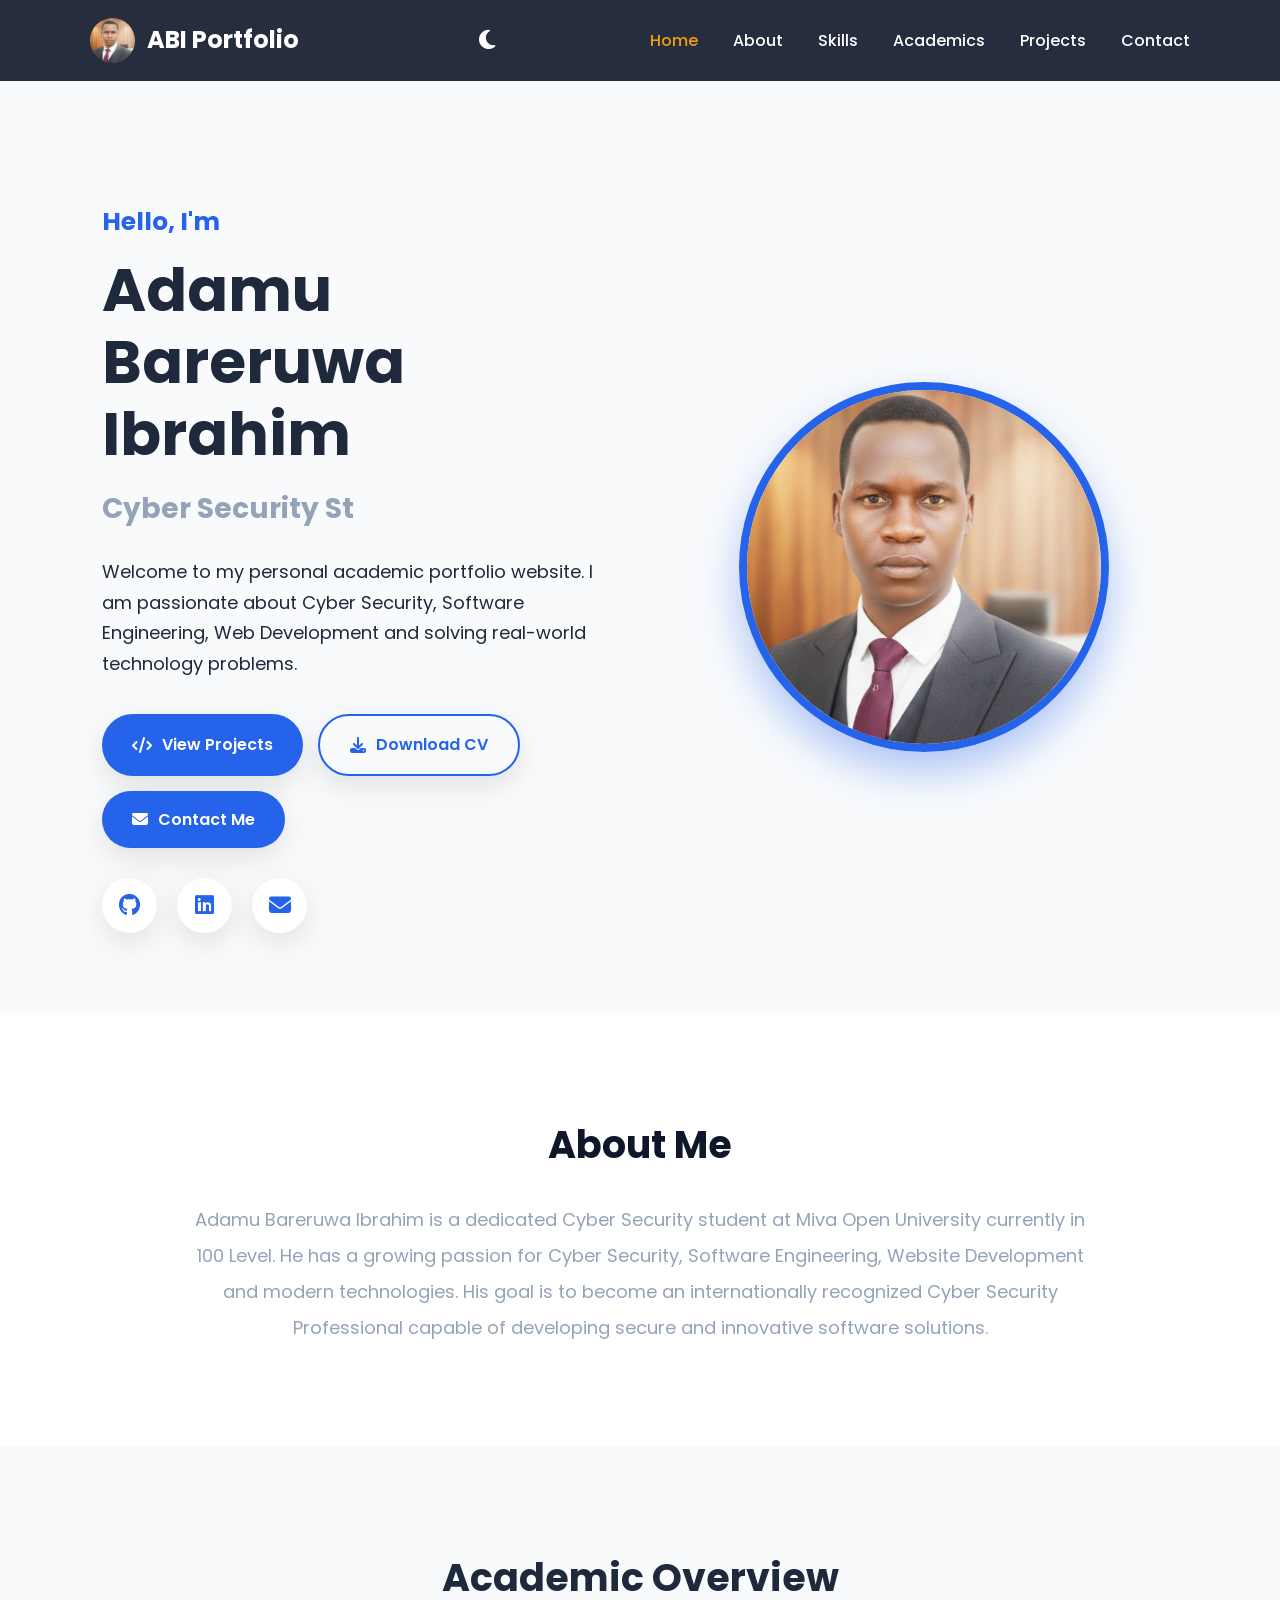
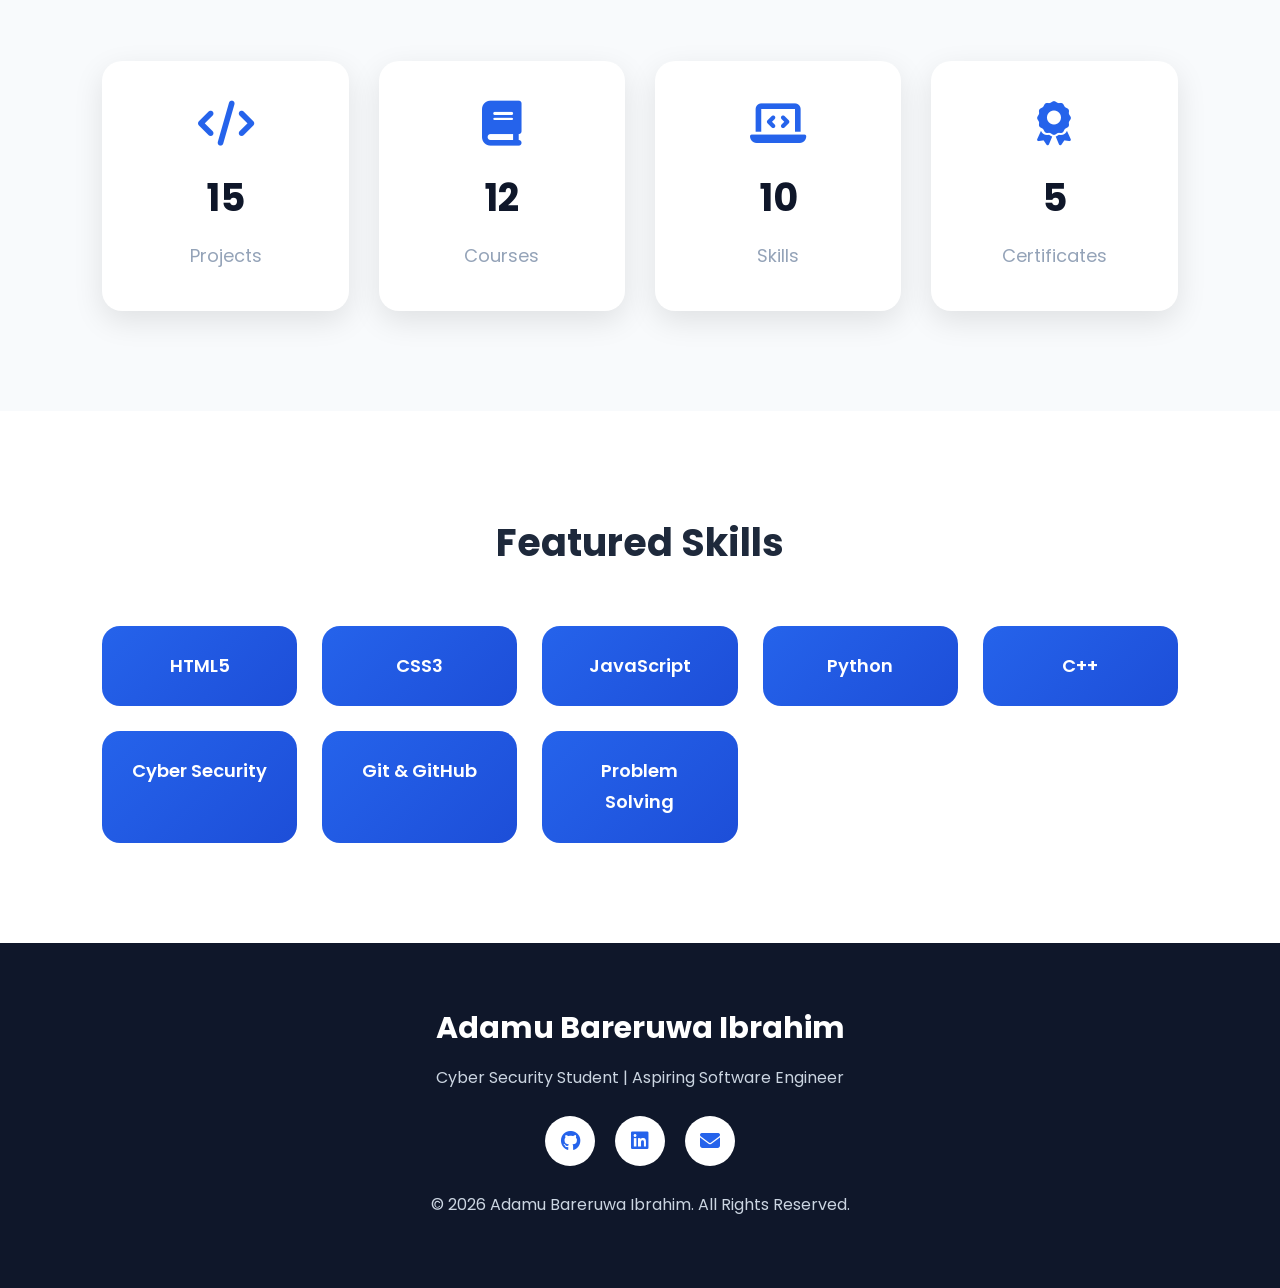
<file: index.html>
<!DOCTYPE html>
<html lang="en">

<head>
    <meta charset="UTF-8">
    <meta name="viewport" content="width=device-width, initial-scale=1.0">
<meta name="description" content="Academic portfolio of Adamu Bareruwa Ibrahim, a Cyber Security student at Miva Open University.">

<meta name="keywords" content="Cyber Security, Portfolio, Student, Miva Open University, Web Developer, Software Engineering">

<meta name="author" content="Adamu Bareruwa Ibrahim">

<link rel="icon" href="images/logo.png">
    <title>Adamu Bareruwa Ibrahim | Student Portfolio</title>

    <!-- CSS -->
    <link rel="stylesheet" href="css/style.css">

    <!-- Google Font -->
    <link href="https://fonts.googleapis.com/css2?family=Poppins:wght@300;400;500;600;700&display=swap"
        rel="stylesheet">

    <!-- Font Awesome -->
    <link rel="stylesheet"
        href="https://cdnjs.cloudflare.com/ajax/libs/font-awesome/6.7.2/css/all.min.css">
</head>

<body>
     <!-- Scroll Progress Bar -->
<div class="scroll-progress" id="progressBar"></div>

<!-- Back to Top Button -->
<button id="topBtn" title="Back to Top">
    <i class="fas fa-arrow-up"></i>
</button>

    <!--==================== HEADER ====================-->

    <header>

        <nav class="navbar">

           <div class="logo">

    <img src="images/logo.png" alt="Logo">

    <span>ABI Portfolio</span>

</div>

<div class="theme-toggle">

    <i class="fas fa-moon"></i>

</div>

            <ul class="nav-links">

                <li><a href="index.html" class="active">Home</a></li>

                <li><a href="about.html">About</a></li>

                <li><a href="skills.html">Skills</a></li>

                <li><a href="academics.html">Academics</a></li>

                <li><a href="projects.html">Projects</a></li>

                <li><a href="contact.html">Contact</a></li>

            </ul>

            <div class="menu-btn">
                <i class="fas fa-bars"></i>
            </div>

        </nav>

    </header>

    <!--==================== HERO ====================-->

    <section class="hero">

        <div class="hero-text">

            <h3>Hello, I'm</h3>

            <h1>Adamu Bareruwa Ibrahim</h1>

            <h2><span class="typing"></span></h2>

            <p>
                Welcome to my personal academic portfolio website.
                I am passionate about Cyber Security, Software Engineering,
                Web Development and solving real-world technology problems.
            </p>

            <div class="hero-buttons">

                <a href="projects.html" class="btn">
                <i class="fas fa-code"></i>
                View Projects
                </a>
                
                <a href="resume.pdf" class="btn btn-outline" download>
                <i class="fas fa-download"></i>
                Download CV
                </a>
                
                <a href="contact.html" class="btn">
                <i class="fas fa-envelope"></i>
                Contact Me
                </a>
                
             </div>
             <div class="social-icons">

                <a href="https://github.com/bareruwa" target="_blank">
                <i class="fab fa-github"></i>
                </a>
                
                <a href="https://linkedin.com/in/bareruwa" target="_blank">
                <i class="fab fa-linkedin"></i>
                </a>
                
                <a href="mailto:a.ibrahim7052@miva.edu.ng">
                <i class="fas fa-envelope"></i>
                </a>

             </div>

        </div>

        <div class="hero-image">

            <img src="images/profile.jpg" alt="Profile Photo">

        </div>

    </section>
    <!--==================== ABOUT ====================-->

<section class="about-preview">

    <div class="container">

        <h2>About Me</h2>

        <p>

            Adamu Bareruwa Ibrahim is a dedicated Cyber Security student at
            Miva Open University currently in 100 Level.

            He has a growing passion for Cyber Security, Software Engineering,
            Website Development and modern technologies.

            His goal is to become an internationally recognized Cyber Security
            Professional capable of developing secure and innovative software
            solutions.

        </p>

    </div>

</section>
<!--==================== STATISTICS ====================-->

<section class="stats">

    <h2>Academic Overview</h2>

    <div class="stat-container">

        <div class="card">

            <i class="fa-solid fa-code"></i>

            <h3 class="counter" data-target="15">0</h3>

            <p>Projects</p>

        </div>

        <div class="card">

            <i class="fa-solid fa-book"></i>

            <h3 class="counter" data-target="12">0</h3>

            <p>Courses</p>

        </div>

        <div class="card">

            <i class="fa-solid fa-laptop-code"></i>

            <h3 class="counter" data-target="10">0</h3>

            <p>Skills</p>

        </div>

        <div class="card">

            <i class="fa-solid fa-award"></i>

            <h3 class="counter" data-target="5">0</h3>

            <p>Certificates</p>

        </div>

    </div>

</section>

<!--==================== SKILLS ====================-->

<section class="skills-home">

    <h2>Featured Skills</h2>

    <div class="skills-grid">

        <div>HTML5</div>

        <div>CSS3</div>

        <div>JavaScript</div>

        <div>Python</div>

        <div>C++</div>

        <div>Cyber Security</div>

        <div>Git & GitHub</div>

        <div>Problem Solving</div>

    </div>

</section>

<!--==================== FOOTER ====================-->

<footer>

    <h2>Adamu Bareruwa Ibrahim</h2>

    <p>Cyber Security Student | Aspiring Software Engineer</p>

    <div class="social-links">

        <a href="#"><i class="fab fa-github"></i></a>

        <a href="#"><i class="fab fa-linkedin"></i></a>

        <a href="#"><i class="fas fa-envelope"></i></a>

    </div>

    <p>

        © 2026 Adamu Bareruwa Ibrahim.

        All Rights Reserved.

    </p>

</footer>

<script src="js/script.js"></script>

</body>

</html>
</file>
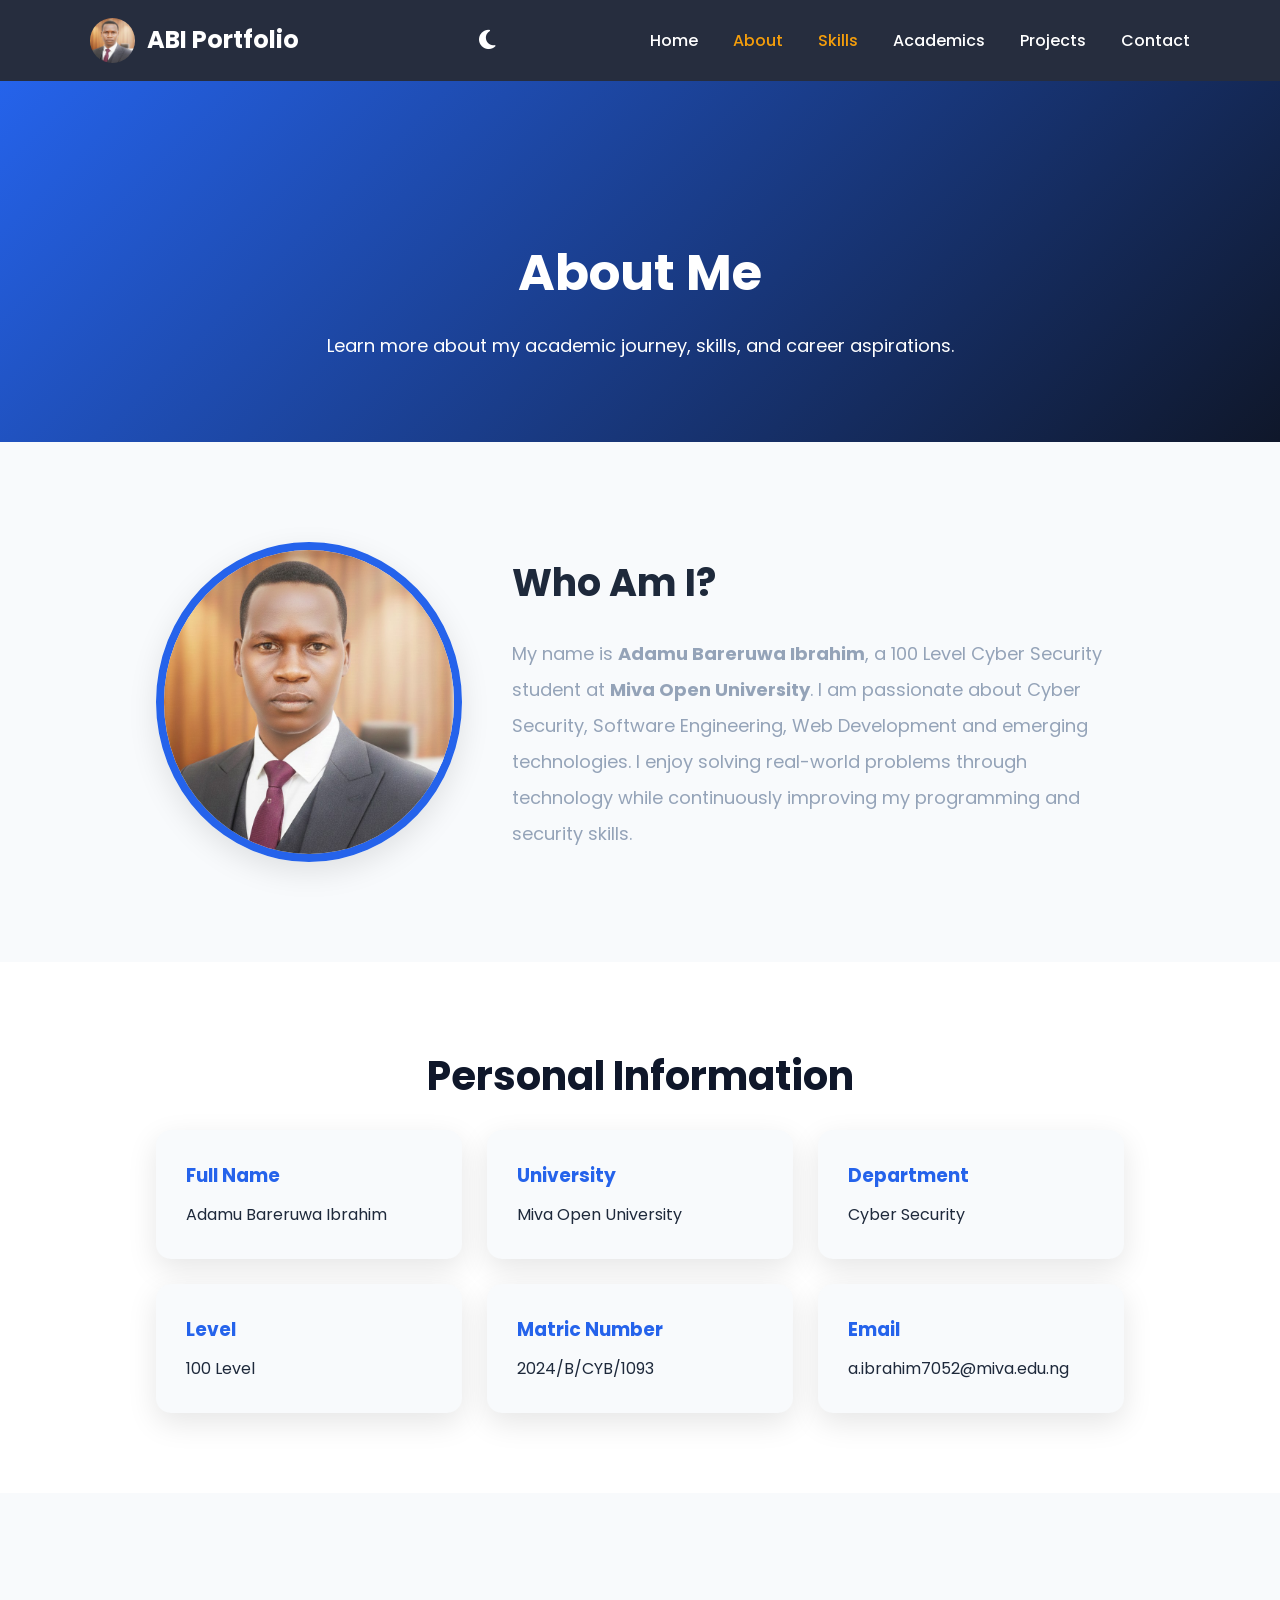
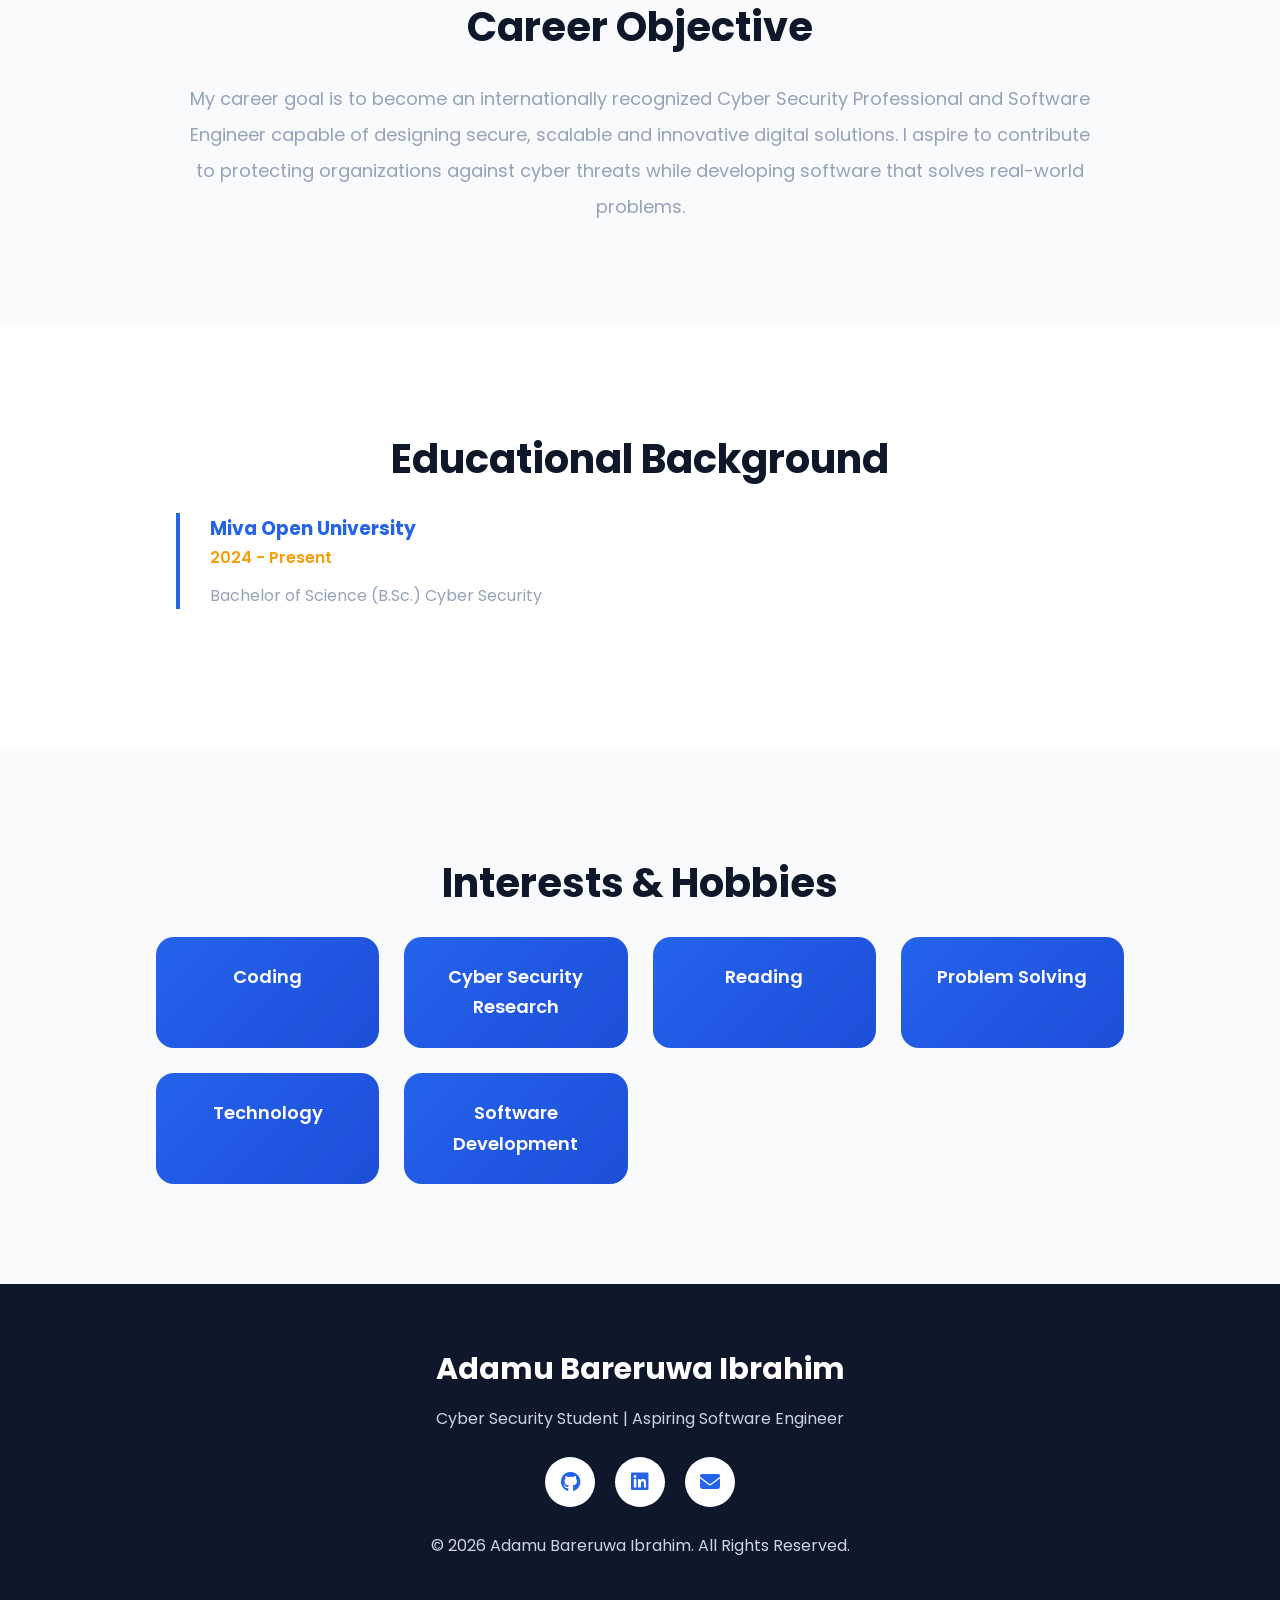
<file: about.html>
<!DOCTYPE html>
<html lang="en">
<head>
     <meta charset="UTF-8">
    <meta name="viewport" content="width=device-width, initial-scale=1.0">
<meta name="description" content="Academic portfolio of Adamu Bareruwa Ibrahim, a Cyber Security student at Miva Open University.">

<meta name="keywords" content="Cyber Security, Portfolio, Student, Miva Open University, Web Developer, Software Engineering">

<meta name="author" content="Adamu Bareruwa Ibrahim">

<link rel="icon" href="images/logo.png">
    <title>Adamu Bareruwa Ibrahim | Student Portfolio</title>

    <!-- CSS -->
    <link rel="stylesheet" href="css/style.css">

    <!-- Google Font -->
    <link href="https://fonts.googleapis.com/css2?family=Poppins:wght@300;400;500;600;700&display=swap"
        rel="stylesheet">

    <!-- Font Awesome -->
    <link rel="stylesheet"
        href="https://cdnjs.cloudflare.com/ajax/libs/font-awesome/6.7.2/css/all.min.css">
</head>
<body>
    <header>
    <nav class="navbar">

        <div class="logo">
            <img src="images/logo.png" alt="Logo">
            <span>ABI Portfolio</span>
        </div>

        <div class="theme-toggle">
            <i class="fas fa-moon"></i>
        </div>

        <ul class="nav-links">
            <li><a href="index.html">Home</a></li>
            <li><a href="about.html">About</a></li>
            <li><a href="skills.html" class="active">Skills</a></li>
            <li><a href="academics.html">Academics</a></li>
            <li><a href="projects.html">Projects</a></li>
            <li><a href="contact.html">Contact</a></li>
        </ul>

        <div class="menu-btn">
            <i class="fas fa-bars"></i>
        </div>

    </nav>
</header>
    <!-- ================= ABOUT HERO ================= -->

<section class="page-banner">

    <div class="container">

        <h1>About Me</h1>

        <p>Learn more about my academic journey, skills, and career aspirations.</p>

    </div>

</section>
<!-- ================= ABOUT SECTION ================= -->

<section class="about-page">

    <div class="container about-grid">

        <div class="about-image">

            <img src="images/profile.jpg" alt="Adamu Bareruwa Ibrahim">

        </div>

        <div class="about-content">

            <h2>Who Am I?</h2>

            <p>

                My name is <strong>Adamu Bareruwa Ibrahim</strong>, a 100 Level
                Cyber Security student at <strong>Miva Open University</strong>.

                I am passionate about Cyber Security, Software Engineering,
                Web Development and emerging technologies.

                I enjoy solving real-world problems through technology while
                continuously improving my programming and security skills.

            </p>

        </div>

    </div>

</section>
<section class="personal-info">

<div class="container">

<h2 class="section-title">

Personal Information

</h2>

<div class="info-grid">

<div class="info-card">

<h3>Full Name</h3>

<p>Adamu Bareruwa Ibrahim</p>

</div>

<div class="info-card">

<h3>University</h3>

<p>Miva Open University</p>

</div>

<div class="info-card">

<h3>Department</h3>

<p>Cyber Security</p>

</div>

<div class="info-card">

<h3>Level</h3>

<p>100 Level</p>

</div>

<div class="info-card">

<h3>Matric Number</h3>

<p>2024/B/CYB/1093</p>

</div>

<div class="info-card">

<h3>Email</h3>

<p>a.ibrahim7052@miva.edu.ng</p>

</div>

</div>

</div>

</section>
<section class="career-objective">

<div class="container">

<h2 class="section-title">

Career Objective

</h2>

<p>

My career goal is to become an internationally recognized Cyber Security
Professional and Software Engineer capable of designing secure,
scalable and innovative digital solutions.

I aspire to contribute to protecting organizations against cyber threats
while developing software that solves real-world problems.

</p>

</div>

</section>
<section class="education">

<div class="container">

<h2 class="section-title">

Educational Background

</h2>

<div class="timeline">

<div class="timeline-item">

<h3>Miva Open University</h3>

<span>2024 - Present</span>

<p>

Bachelor of Science (B.Sc.) Cyber Security

</p>

</div>

</div>

</div>

</section>
<section class="hobbies">

<div class="container">

<h2 class="section-title">

Interests & Hobbies

</h2>

<div class="skills-grid">

<div>Coding</div>

<div>Cyber Security Research</div>

<div>Reading</div>

<div>Problem Solving</div>

<div>Technology</div>

<div>Software Development</div>

</div>

</div>

</section>
<footer>

    <h2>Adamu Bareruwa Ibrahim</h2>

    <p>Cyber Security Student | Aspiring Software Engineer</p>

    <div class="social-links">

        <a href="#"><i class="fab fa-github"></i></a>

        <a href="#"><i class="fab fa-linkedin"></i></a>

        <a href="#"><i class="fas fa-envelope"></i></a>

    </div>

    <p>

        © 2026 Adamu Bareruwa Ibrahim.

        All Rights Reserved.

    </p>

</footer>
<script src="js/script.js"></script>
</body>
</html>
</file>
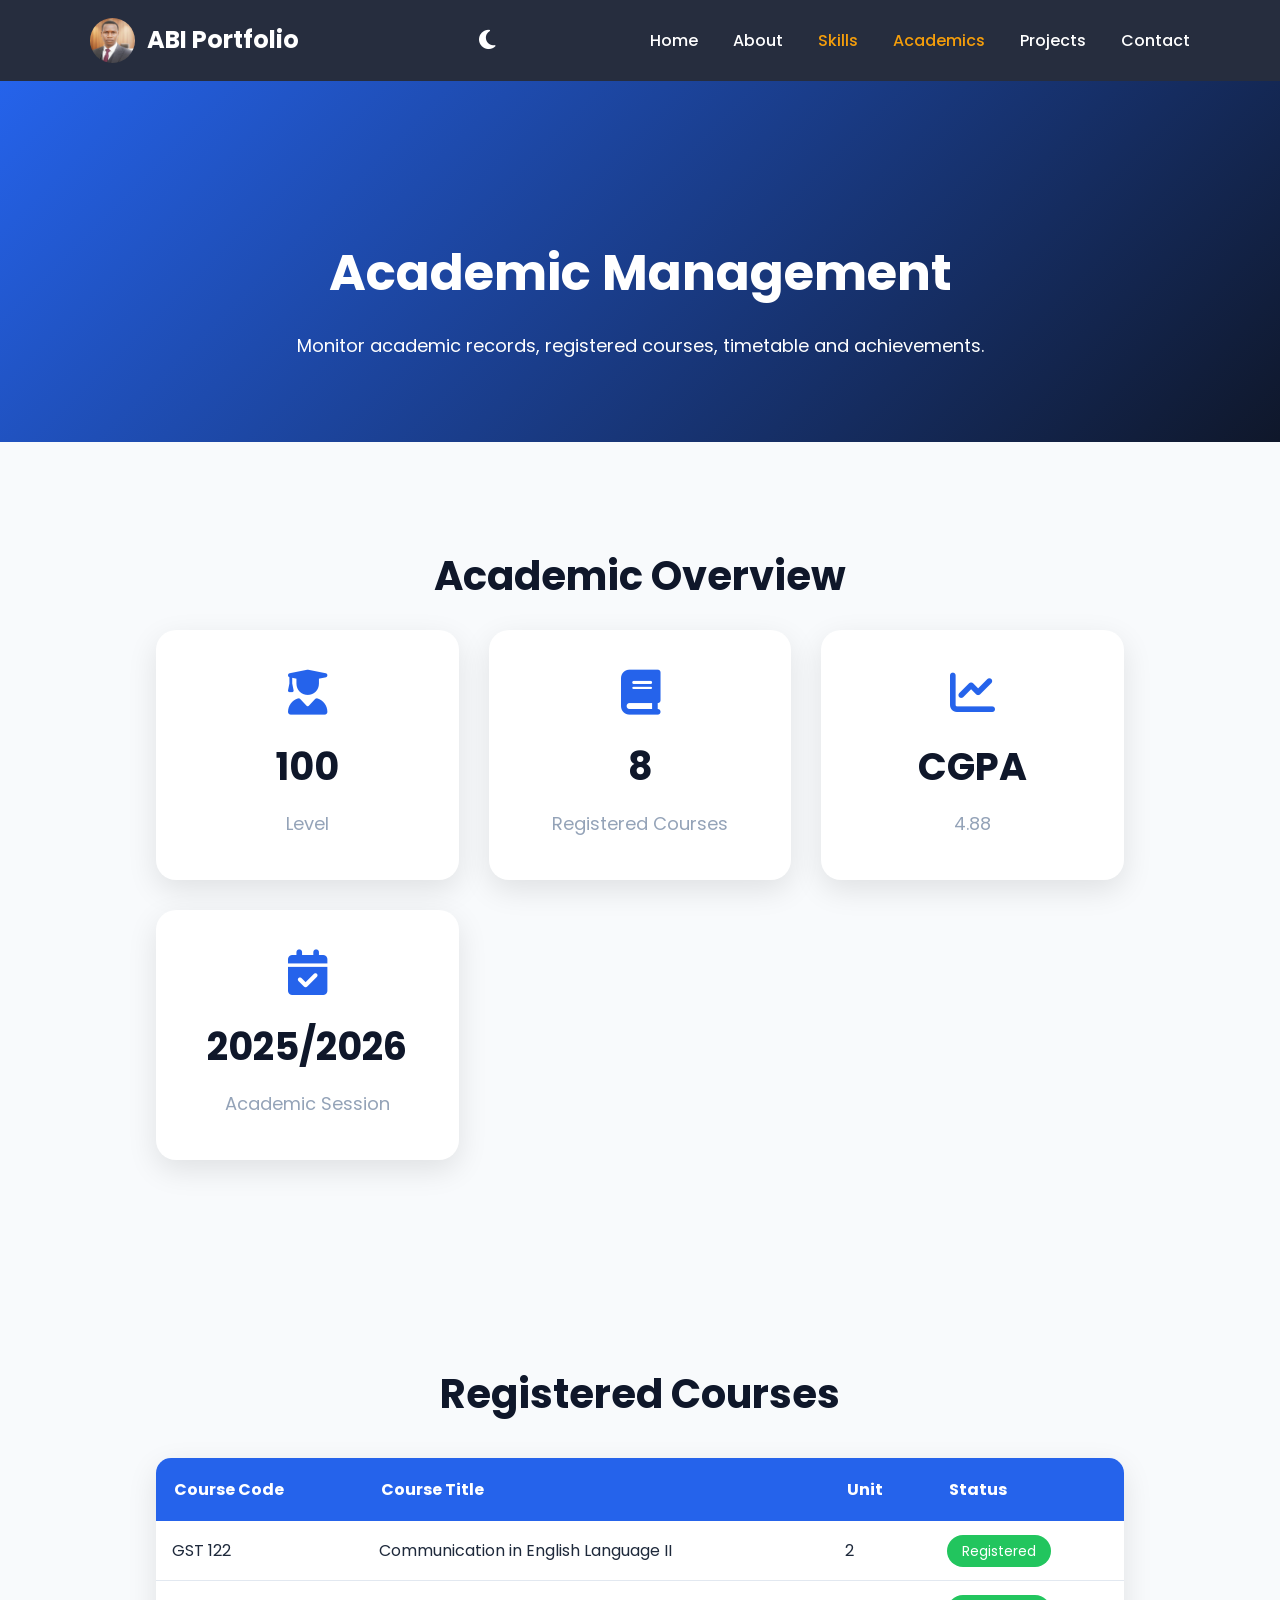
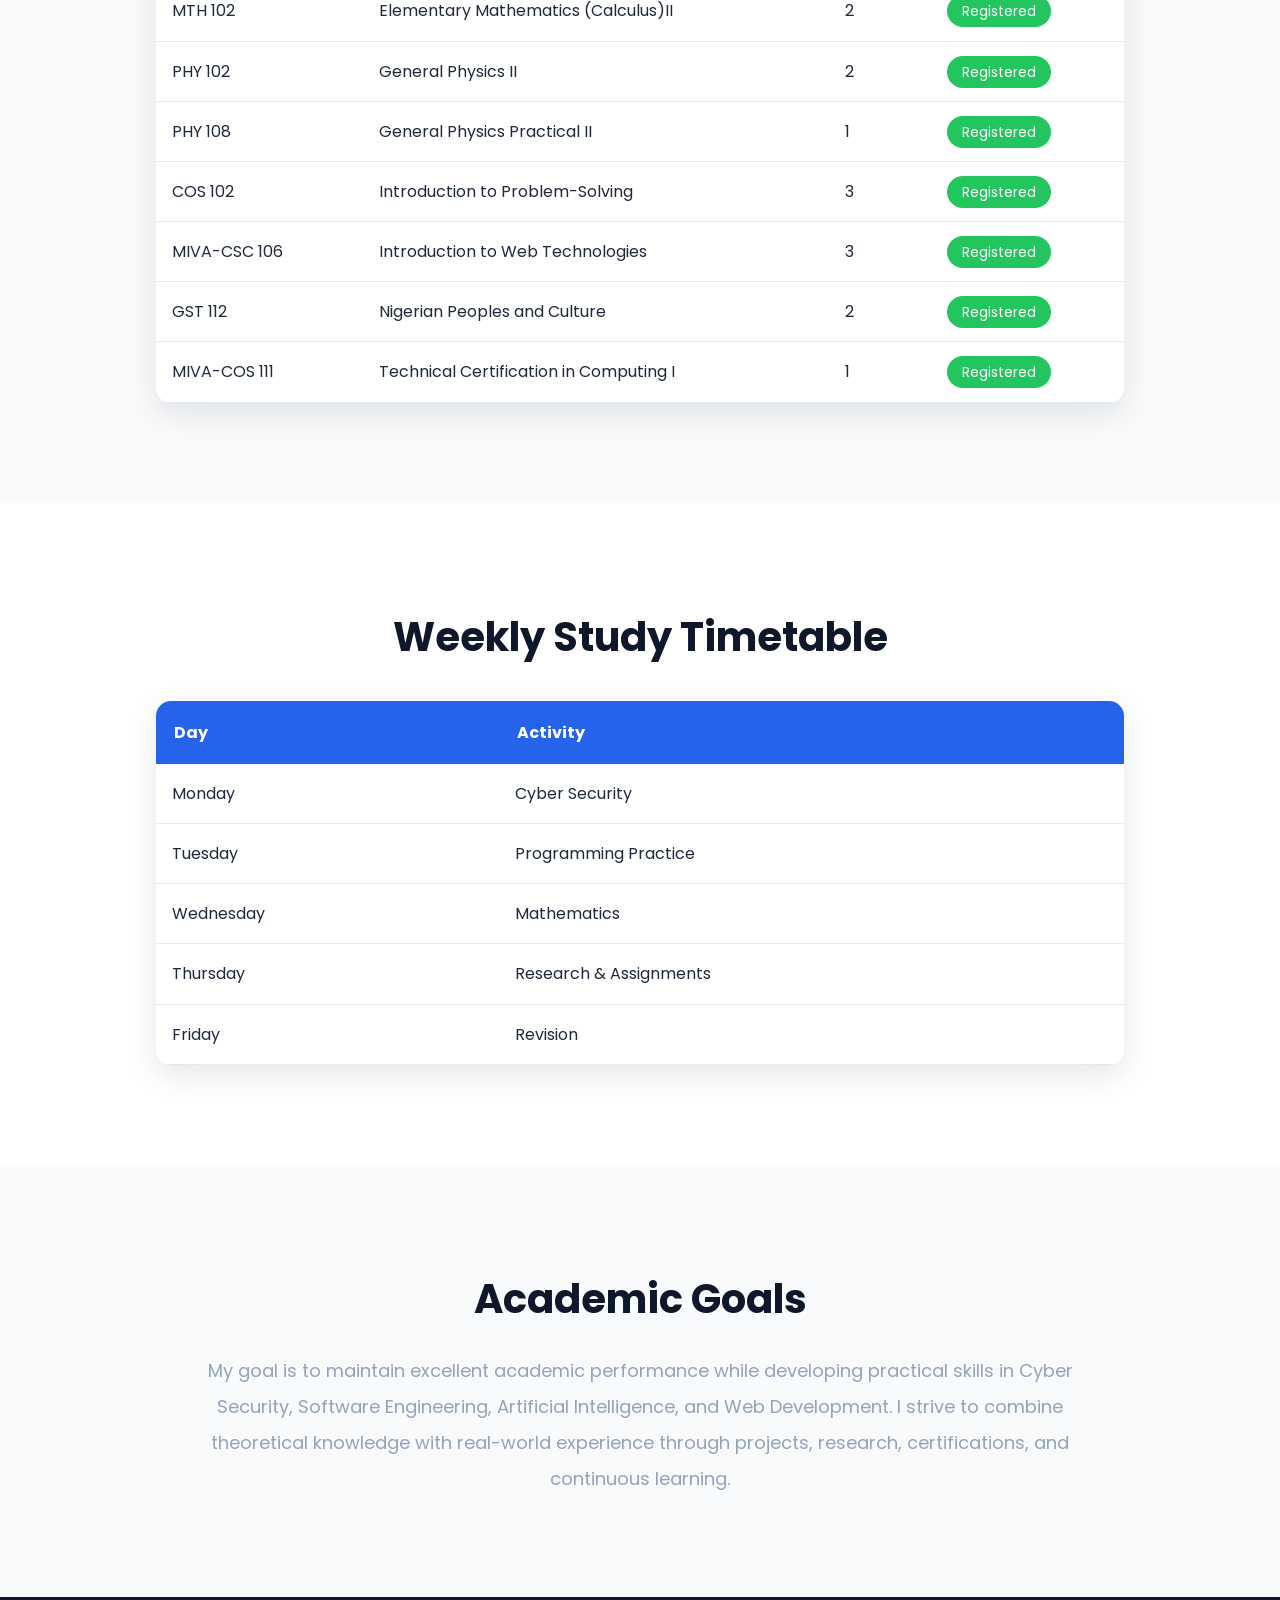
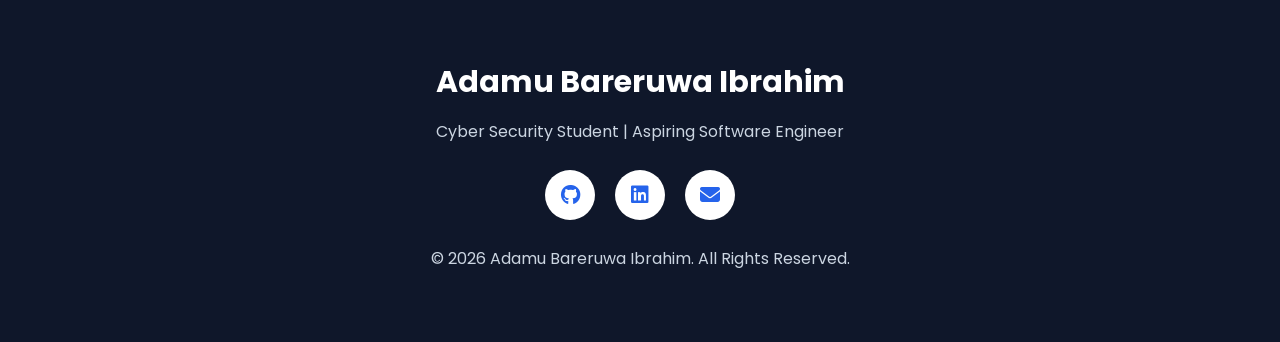
<file: academics.html>
<!DOCTYPE html>
<html lang="en">
<head>
     <meta charset="UTF-8">
    <meta name="viewport" content="width=device-width, initial-scale=1.0">
<meta name="description" content="Academic portfolio of Adamu Bareruwa Ibrahim, a Cyber Security student at Miva Open University.">

<meta name="keywords" content="Cyber Security, Portfolio, Student, Miva Open University, Web Developer, Software Engineering">

<meta name="author" content="Adamu Bareruwa Ibrahim">

<link rel="icon" href="images/logo.png">
    <title>Adamu Bareruwa Ibrahim | Student Portfolio</title>

    <!-- CSS -->
    <link rel="stylesheet" href="css/style.css">

    <!-- Google Font -->
    <link href="https://fonts.googleapis.com/css2?family=Poppins:wght@300;400;500;600;700&display=swap"
        rel="stylesheet">

    <!-- Font Awesome -->
    <link rel="stylesheet"
        href="https://cdnjs.cloudflare.com/ajax/libs/font-awesome/6.7.2/css/all.min.css">
</head>
<body>
    <!-- ================= ACADEMICS BANNER ================= -->
<header>
    <nav class="navbar">

        <div class="logo">
            <img src="images/logo.png" alt="Logo">
            <span>ABI Portfolio</span>
        </div>

        <div class="theme-toggle">
            <i class="fas fa-moon"></i>
        </div>

        <ul class="nav-links">
            <li><a href="index.html">Home</a></li>
            <li><a href="about.html">About</a></li>
            <li><a href="skills.html" class="active">Skills</a></li>
            <li><a href="academics.html">Academics</a></li>
            <li><a href="projects.html">Projects</a></li>
            <li><a href="contact.html">Contact</a></li>
        </ul>

        <div class="menu-btn">
            <i class="fas fa-bars"></i>
        </div>

    </nav>
</header>
<section class="page-banner">

    <div class="container">

        <h1>Academic Management</h1>

        <p>
            Monitor academic records, registered courses, timetable and achievements.
        </p>

    </div>

</section>
<section class="academic-summary">

    <div class="container">

        <h2 class="section-title">Academic Overview</h2>

        <div class="stat-container">

            <div class="card">
                <i class="fas fa-user-graduate"></i>
                <h3>100</h3>
                <p>Level</p>
            </div>

            <div class="card">
                <i class="fas fa-book"></i>
                <h3>8</h3>
                <p>Registered Courses</p>
            </div>

            <div class="card">
                <i class="fas fa-chart-line"></i>
                <h3>CGPA</h3>
                <p>4.88</p>
            </div>

            <div class="card">
                <i class="fas fa-calendar-check"></i>
                <h3>2025/2026</h3>
                <p>Academic Session</p>
            </div>

        </div>

    </div>

</section>
<section class="courses">

    <div class="container">

        <h2 class="section-title">Registered Courses</h2>

        <div class="table-container">

            <table>

                <thead>

                    <tr>

                        <th>Course Code</th>
                        <th>Course Title</th>
                        <th>Unit</th>
                        <th>Status</th>

                    </tr>

                </thead>

                <tbody>

                    <tr>
                        <td>GST 122</td>
                        <td>Communication in English Language II</td>
                        <td>2</td>
                        <td><span class="status">Registered</span></td>
                    </tr>

                    <tr>
                        <td>MTH 102</td>
                        <td>Elementary Mathematics (Calculus)II</td>
                        <td>2</td>
                        <td><span class="status">Registered</span></td>
                    </tr>

                    <tr>
                        <td>PHY 102</td>
                        <td>General Physics II</td>
                        <td>2</td>
                      <td><span class="status">Registered</span></td>
                    </tr>

                    <tr>
                        <td>PHY 108</td>
                        <td>General Physics Practical II</td>
                        <td>1</td>
                       <td><span class="status">Registered</span></td>
                    </tr>

<tr>
                        <td>COS 102</td>
                        <td>Introduction to Problem-Solving</td>
                        <td>3</td>
                       <td><span class="status">Registered</span></td>
                    </tr>
<tr>
                        <td>MIVA-CSC 106</td>
                        <td>Introduction to Web Technologies</td>
                        <td>3</td>
                       <td><span class="status">Registered</span></td>
                    </tr>
<tr>
                        <td>GST 112</td>
                        <td>Nigerian Peoples and Culture</td>
                        <td>2</td>
                       <td><span class="status">Registered</span></td>
                    </tr>
<tr>
                        <td>MIVA-COS 111</td>
                        <td>Technical Certification in Computing I</td>
                        <td>1</td>
                       <td><span class="status">Registered</span></td>
                    </tr>

                </tbody>

            </table>

        </div>

    </div>

</section>
<section class="timetable">

    <div class="container">

        <h2 class="section-title">Weekly Study Timetable</h2>

        <div class="table-container">

            <table>

                <thead>

                    <tr>

                        <th>Day</th>
                        <th>Activity</th>

                    </tr>

                </thead>

                <tbody>

                    <tr>
                        <td>Monday</td>
                        <td>Cyber Security</td>
                    </tr>

                    <tr>
                        <td>Tuesday</td>
                        <td>Programming Practice</td>
                    </tr>

                    <tr>
                        <td>Wednesday</td>
                        <td>Mathematics</td>
                    </tr>

                    <tr>
                        <td>Thursday</td>
                        <td>Research & Assignments</td>
                    </tr>

                    <tr>
                        <td>Friday</td>
                        <td>Revision</td>
                    </tr>

                </tbody>

            </table>

        </div>

    </div>

</section>
<section class="career-objective">

    <div class="container">

        <h2 class="section-title">

            Academic Goals

        </h2>

        <p>

            My goal is to maintain excellent academic performance while developing
            practical skills in Cyber Security, Software Engineering, Artificial
            Intelligence, and Web Development. I strive to combine theoretical
            knowledge with real-world experience through projects, research,
            certifications, and continuous learning.

        </p>

    </div>

</section>
<footer>

    <h2>Adamu Bareruwa Ibrahim</h2>

    <p>Cyber Security Student | Aspiring Software Engineer</p>

    <div class="social-links">

        <a href="#"><i class="fab fa-github"></i></a>

        <a href="#"><i class="fab fa-linkedin"></i></a>

        <a href="#"><i class="fas fa-envelope"></i></a>

    </div>

    <p>

        © 2026 Adamu Bareruwa Ibrahim.

        All Rights Reserved.

    </p>

</footer>
<script src="js/script.js"></script>
</body>
</html>
</file>
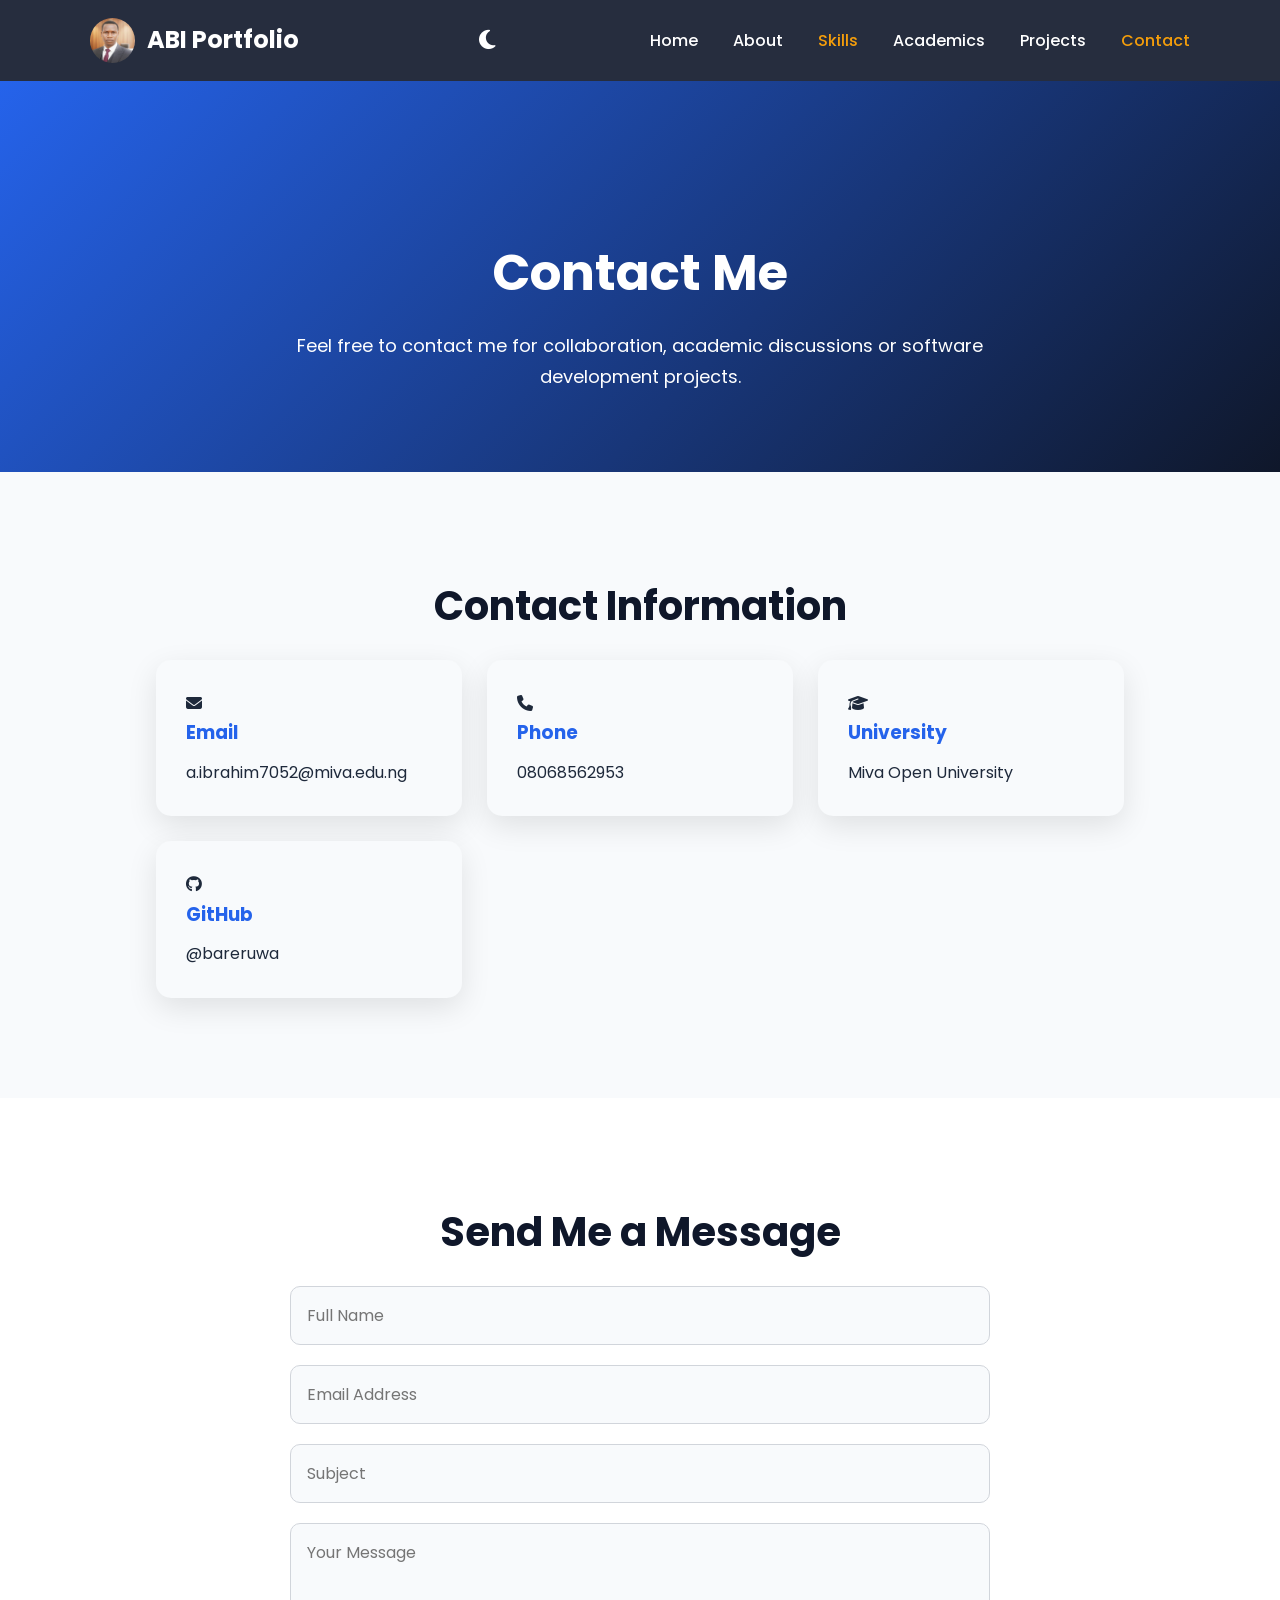
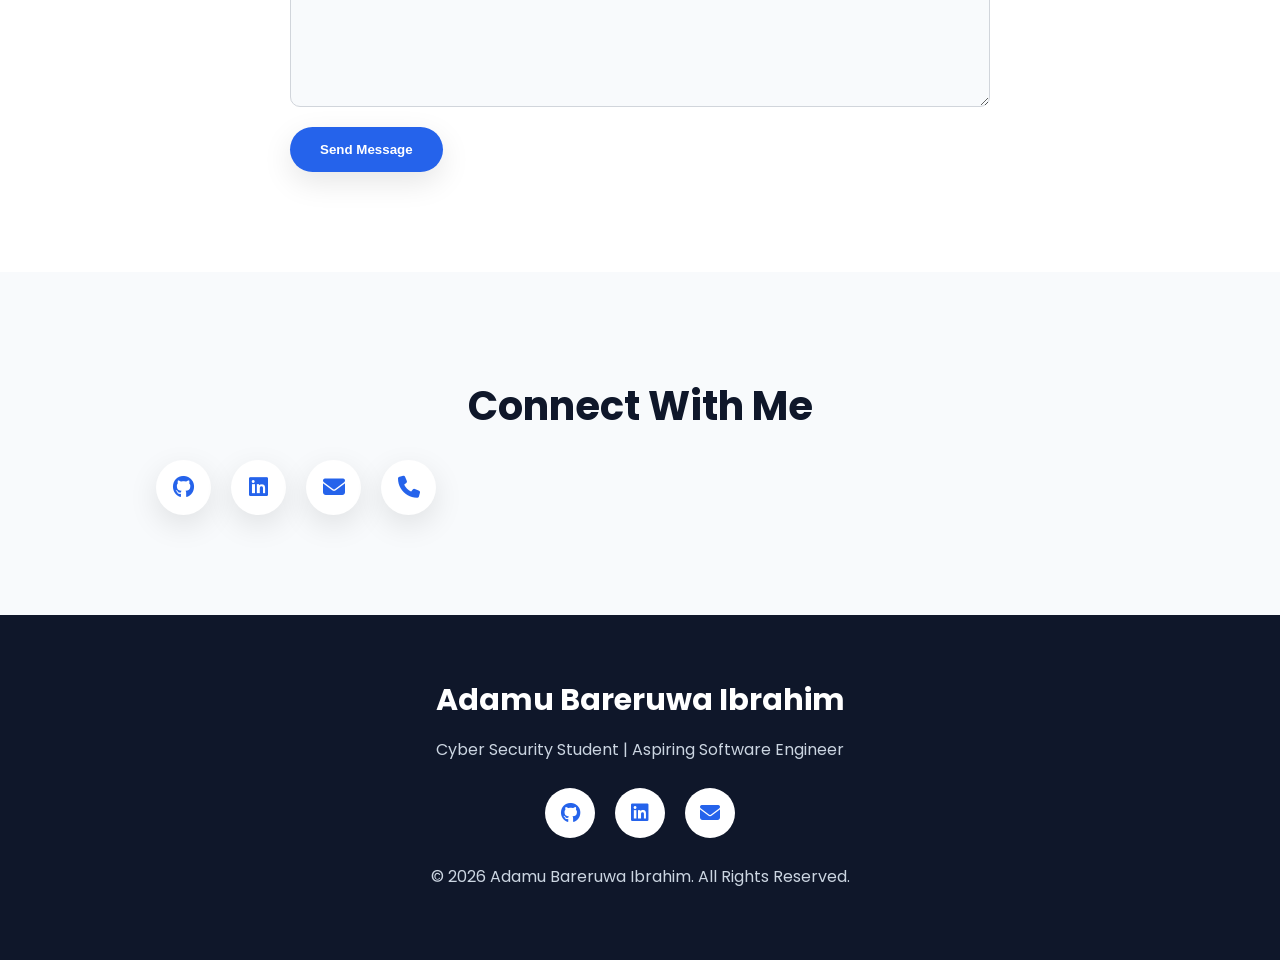
<file: contact.html>
<!DOCTYPE html>
<html lang="en">
<head>
     <meta charset="UTF-8">
    <meta name="viewport" content="width=device-width, initial-scale=1.0">
<meta name="description" content="Academic portfolio of Adamu Bareruwa Ibrahim, a Cyber Security student at Miva Open University.">

<meta name="keywords" content="Cyber Security, Portfolio, Student, Miva Open University, Web Developer, Software Engineering">

<meta name="author" content="Adamu Bareruwa Ibrahim">

<link rel="icon" href="images/logo.png">
    <title>Adamu Bareruwa Ibrahim | Student Portfolio</title>

    <!-- CSS -->
    <link rel="stylesheet" href="css/style.css">

    <!-- Google Font -->
    <link href="https://fonts.googleapis.com/css2?family=Poppins:wght@300;400;500;600;700&display=swap"
        rel="stylesheet">

    <!-- Font Awesome -->
    <link rel="stylesheet"
        href="https://cdnjs.cloudflare.com/ajax/libs/font-awesome/6.7.2/css/all.min.css">
</head>
<body>
    <header>
    <nav class="navbar">

        <div class="logo">
            <img src="images/logo.png" alt="Logo">
            <span>ABI Portfolio</span>
        </div>

        <div class="theme-toggle">
            <i class="fas fa-moon"></i>
        </div>

        <ul class="nav-links">
            <li><a href="index.html">Home</a></li>
            <li><a href="about.html">About</a></li>
            <li><a href="skills.html" class="active">Skills</a></li>
            <li><a href="academics.html">Academics</a></li>
            <li><a href="projects.html">Projects</a></li>
            <li><a href="contact.html">Contact</a></li>
        </ul>

        <div class="menu-btn">
            <i class="fas fa-bars"></i>
        </div>

    </nav>
</header>
    <section class="page-banner">

    <div class="container">

        <h1>Contact Me</h1>

        <p>

            Feel free to contact me for collaboration,
            academic discussions or software development projects.

        </p>

    </div>

</section>
<section class="contact-info">

    <div class="container">

        <h2 class="section-title">

            Contact Information

        </h2>

        <div class="info-grid">

            <div class="info-card">

                <i class="fas fa-envelope"></i>

                <h3>Email</h3>

                <p>a.ibrahim7052@miva.edu.ng</p>

            </div>

            <div class="info-card">

                <i class="fas fa-phone"></i>

                <h3>Phone</h3>

                <p>08068562953</p>

            </div>

            <div class="info-card">

                <i class="fas fa-graduation-cap"></i>

                <h3>University</h3>

                <p>Miva Open University</p>

            </div>

            <div class="info-card">

                <i class="fab fa-github"></i>

                <h3>GitHub</h3>

                <p>@bareruwa</p>

            </div>

        </div>

    </div>

</section>
<section class="contact-form">

<div class="container">

<h2 class="section-title">

Send Me a Message

</h2>

<form id="contactForm">

<input
type="text"
placeholder="Full Name"
required>

<input
type="email"
placeholder="Email Address"
required>

<input
type="text"
placeholder="Subject"
required>

<textarea
rows="6"
placeholder="Your Message"
required></textarea>

<button
type="submit"
class="btn">

Send Message

</button>

</form>

</div>

</section>
<section class="social-section">

<div class="container">

<h2 class="section-title">

Connect With Me

</h2>

<div class="social-icons">

<a href="https://github.com/bareruwa">

<i class="fab fa-github"></i>

</a>

<a href="#">

<i class="fab fa-linkedin"></i>

</a>

<a href="mailto:a.ibrahim7052@miva.edu.ng">

<i class="fas fa-envelope"></i>

</a>

<a href="tel:08068562953">

<i class="fas fa-phone"></i>

</a>

</div>

</div>

</section>

<footer>

    <h2>Adamu Bareruwa Ibrahim</h2>

    <p>Cyber Security Student | Aspiring Software Engineer</p>

    <div class="social-links">

        <a href="#"><i class="fab fa-github"></i></a>

        <a href="#"><i class="fab fa-linkedin"></i></a>

        <a href="#"><i class="fas fa-envelope"></i></a>

    </div>

    <p>

        © 2026 Adamu Bareruwa Ibrahim.

        All Rights Reserved.

    </p>

</footer>
<script src="js/script.js"></script>
</body>
</html>
</file>
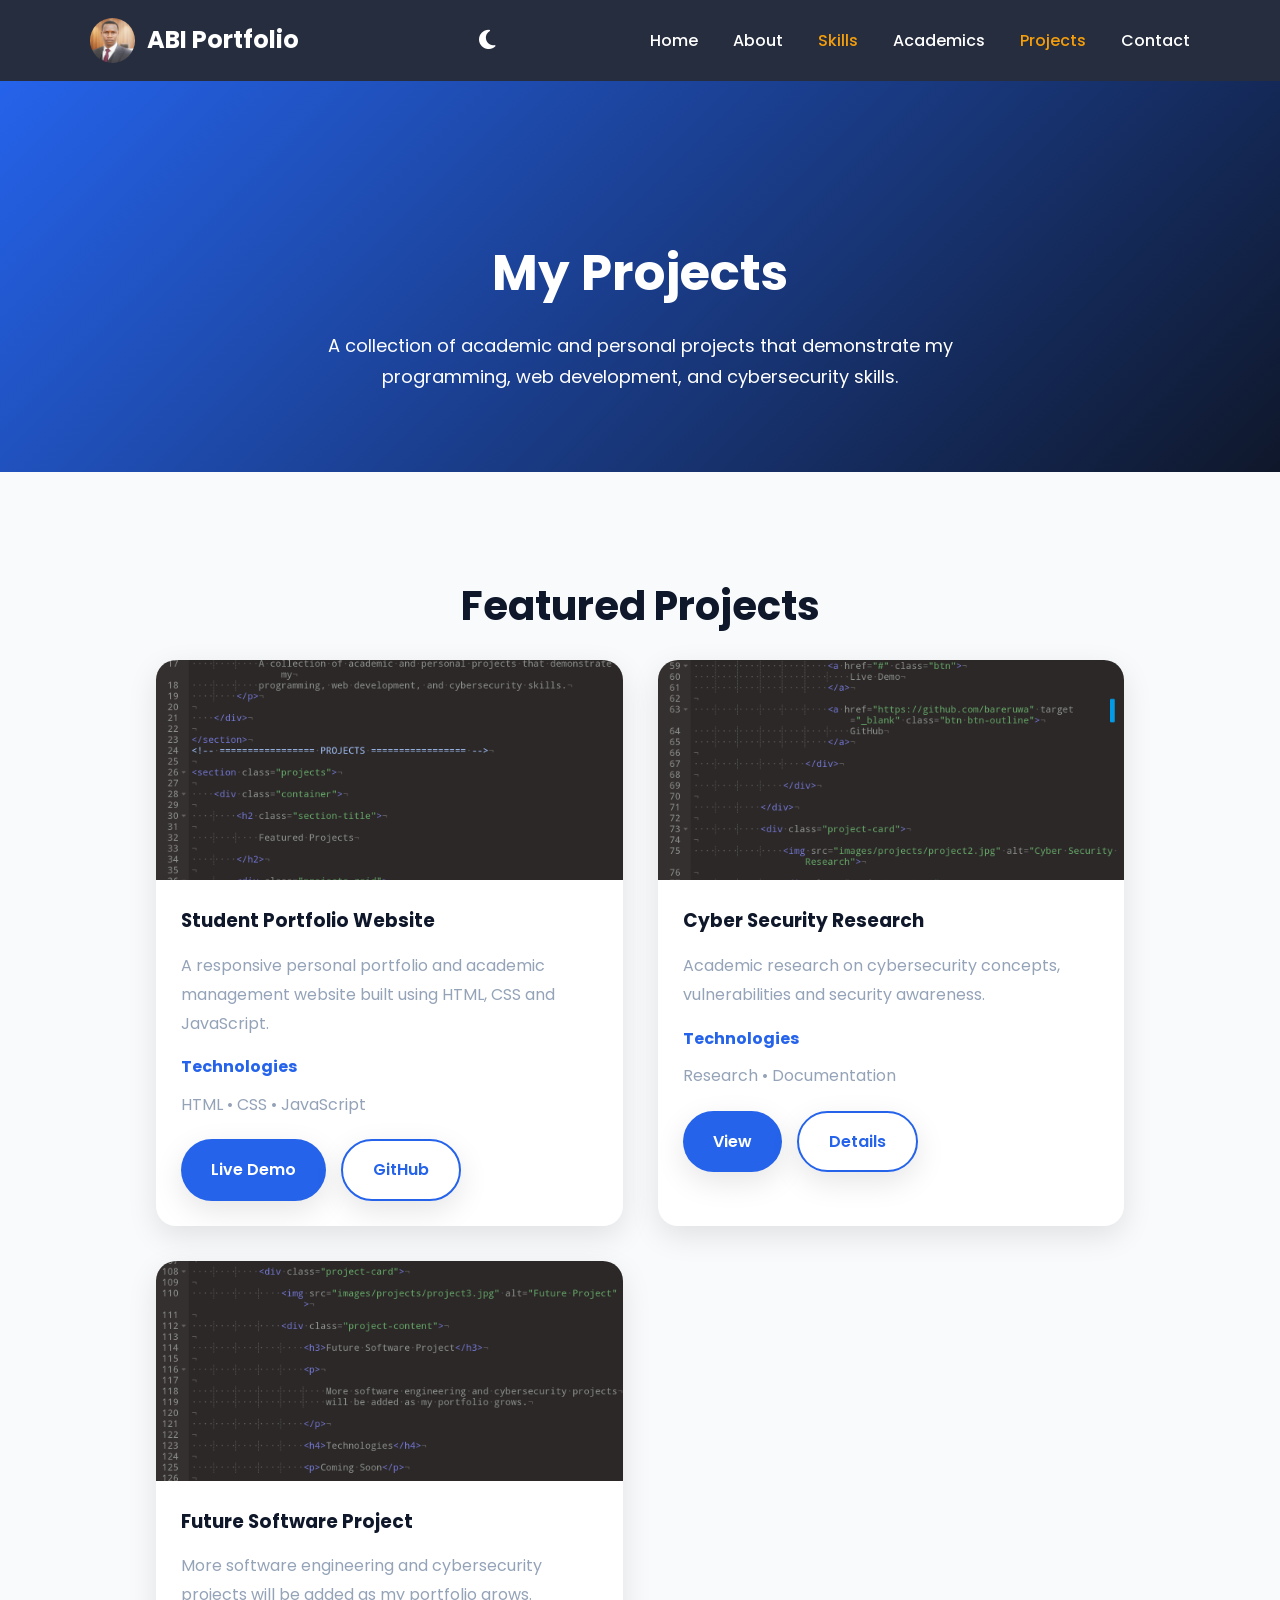
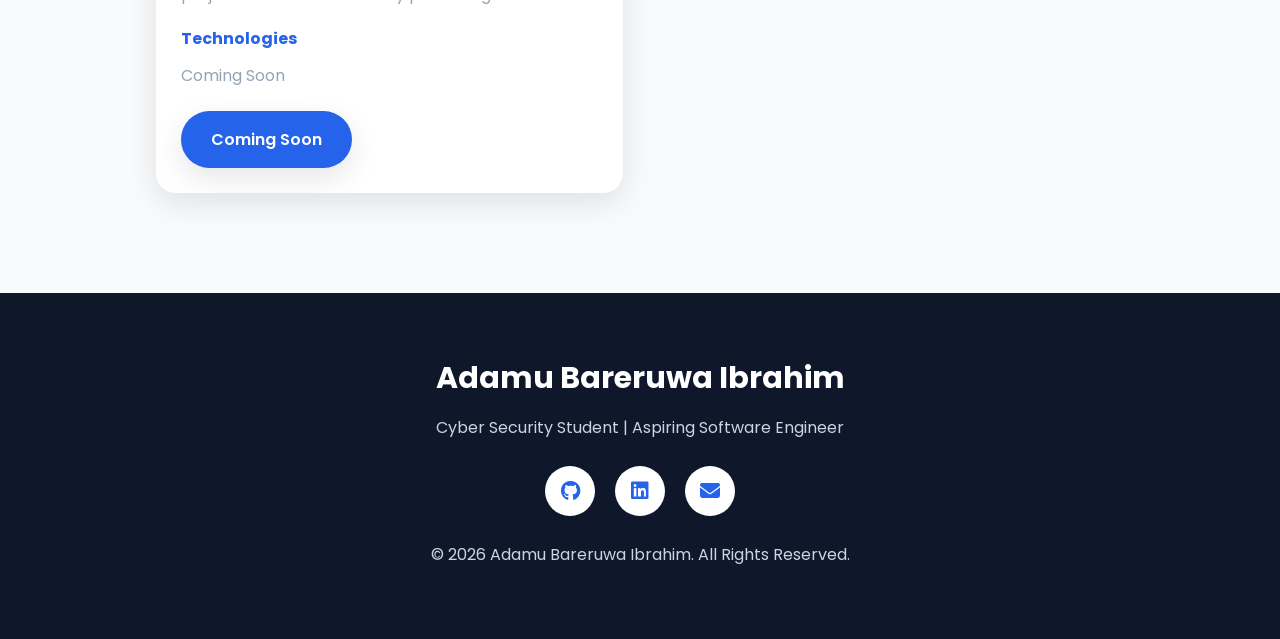
<file: projects.html>
<!DOCTYPE html>
<html lang="en">
<head>
     <meta charset="UTF-8">
    <meta name="viewport" content="width=device-width, initial-scale=1.0">
<meta name="description" content="Academic portfolio of Adamu Bareruwa Ibrahim, a Cyber Security student at Miva Open University.">

<meta name="keywords" content="Cyber Security, Portfolio, Student, Miva Open University, Web Developer, Software Engineering">

<meta name="author" content="Adamu Bareruwa Ibrahim">

<link rel="icon" href="images/logo.png">
    <title>Adamu Bareruwa Ibrahim | Student Portfolio</title>

    <!-- CSS -->
    <link rel="stylesheet" href="css/style.css">

    <!-- Google Font -->
    <link href="https://fonts.googleapis.com/css2?family=Poppins:wght@300;400;500;600;700&display=swap"
        rel="stylesheet">

    <!-- Font Awesome -->
    <link rel="stylesheet"
        href="https://cdnjs.cloudflare.com/ajax/libs/font-awesome/6.7.2/css/all.min.css">
</head>
<body>
    <header>
    <nav class="navbar">

        <div class="logo">
            <img src="images/logo.png" alt="Logo">
            <span>ABI Portfolio</span>
        </div>

        <div class="theme-toggle">
            <i class="fas fa-moon"></i>
        </div>

        <ul class="nav-links">
            <li><a href="index.html">Home</a></li>
            <li><a href="about.html">About</a></li>
            <li><a href="skills.html" class="active">Skills</a></li>
            <li><a href="academics.html">Academics</a></li>
            <li><a href="projects.html">Projects</a></li>
            <li><a href="contact.html">Contact</a></li>
        </ul>

        <div class="menu-btn">
            <i class="fas fa-bars"></i>
        </div>

    </nav>
</header>
    <!-- ================= PROJECTS BANNER ================= -->

<section class="page-banner">

    <div class="container">

        <h1>My Projects</h1>

        <p>
            A collection of academic and personal projects that demonstrate my
            programming, web development, and cybersecurity skills.
        </p>

    </div>

</section>
<!-- ================= PROJECTS ================= -->

<section class="projects">

    <div class="container">

        <h2 class="section-title">

            Featured Projects

        </h2>

        <div class="projects-grid">

            <div class="project-card">

                <img src="images/projects/project1.jpg" alt="Student Portfolio Website">

                <div class="project-content">

                    <h3>Student Portfolio Website</h3>

                    <p>

                        A responsive personal portfolio and academic management
                        website built using HTML, CSS and JavaScript.

                    </p>

                    <h4>Technologies</h4>

                    <p>HTML • CSS • JavaScript</p>

                    <div class="project-buttons">

                        <a href="#" class="btn">
                            Live Demo
                        </a>

                        <a href="https://github.com/bareruwa" target="_blank" class="btn btn-outline">
                            GitHub
                        </a>

                    </div>

                </div>

            </div>

            <div class="project-card">

                <img src="images/projects/project2.jpg" alt="Cyber Security Research">

                <div class="project-content">

                    <h3>Cyber Security Research</h3>

                    <p>

                        Academic research on cybersecurity concepts,
                        vulnerabilities and security awareness.

                    </p>

                    <h4>Technologies</h4>

                    <p>Research • Documentation</p>

                    <div class="project-buttons">

                        <a href="#" class="btn">
                            View
                        </a>

                        <a href="#" class="btn btn-outline">
                            Details
                        </a>

                    </div>

                </div>

            </div>

            <div class="project-card">

                <img src="images/projects/project3.jpg" alt="Future Project">

                <div class="project-content">

                    <h3>Future Software Project</h3>

                    <p>

                        More software engineering and cybersecurity projects
                        will be added as my portfolio grows.

                    </p>

                    <h4>Technologies</h4>

                    <p>Coming Soon</p>

                    <div class="project-buttons">

                        <a href="#" class="btn">
                            Coming Soon
                        </a>

                    </div>

                </div>

            </div>

        </div>

    </div>

</section>

<footer>

    <h2>Adamu Bareruwa Ibrahim</h2>

    <p>Cyber Security Student | Aspiring Software Engineer</p>

    <div class="social-links">

        <a href="#"><i class="fab fa-github"></i></a>

        <a href="#"><i class="fab fa-linkedin"></i></a>

        <a href="#"><i class="fas fa-envelope"></i></a>

    </div>

    <p>

        © 2026 Adamu Bareruwa Ibrahim.

        All Rights Reserved.

    </p>

</footer>
<script src="js/script.js"></script>
</body>
</html>
</file>
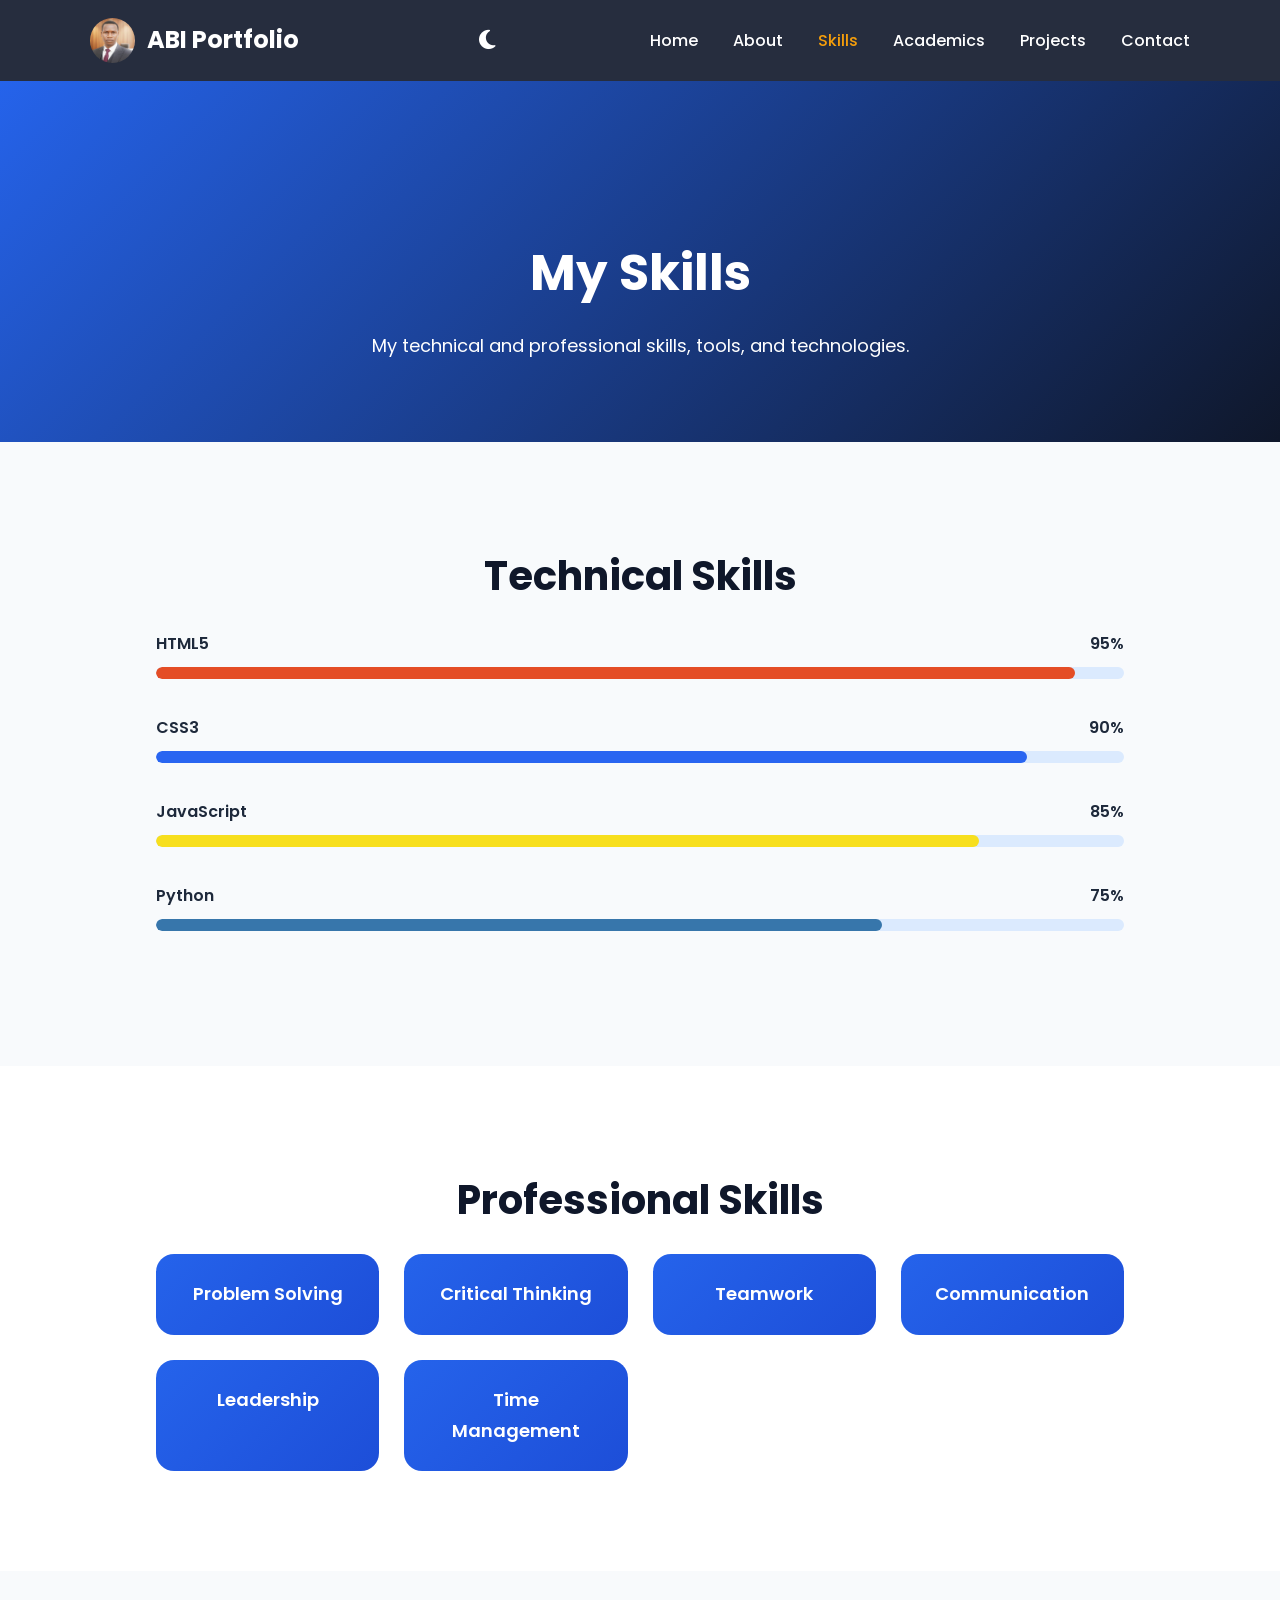
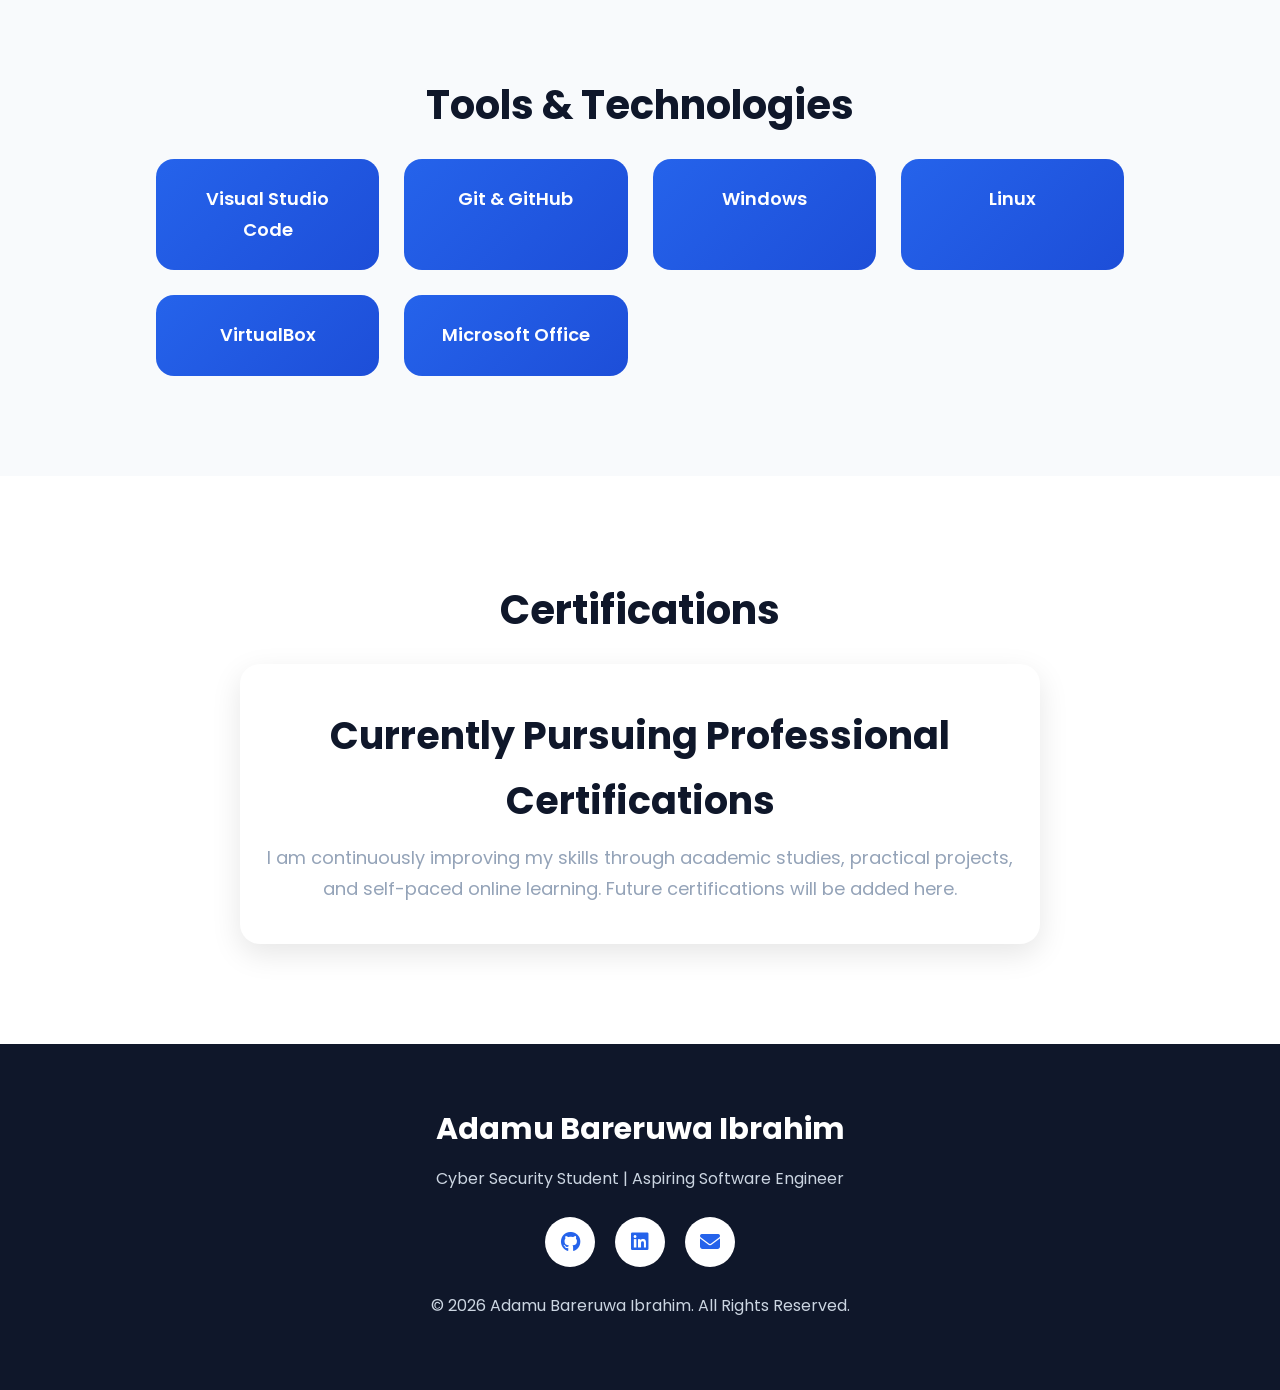
<file: skills.html>
<!DOCTYPE html>
<html lang="en">
<head>
     <meta charset="UTF-8">
    <meta name="viewport" content="width=device-width, initial-scale=1.0">
<meta name="description" content="Academic portfolio of Adamu Bareruwa Ibrahim, a Cyber Security student at Miva Open University.">

<meta name="keywords" content="Cyber Security, Portfolio, Student, Miva Open University, Web Developer, Software Engineering">

<meta name="author" content="Adamu Bareruwa Ibrahim">

<link rel="icon" href="images/logo.png">
    <title>Adamu Bareruwa Ibrahim | Student Portfolio</title>

    <!-- CSS -->
    <link rel="stylesheet" href="css/style.css">

    <!-- Google Font -->
    <link href="https://fonts.googleapis.com/css2?family=Poppins:wght@300;400;500;600;700&display=swap"
        rel="stylesheet">

    <!-- Font Awesome -->
    <link rel="stylesheet"
        href="https://cdnjs.cloudflare.com/ajax/libs/font-awesome/6.7.2/css/all.min.css">
</head>
<body>

<div id="progressBar" class="scroll-progress"></div>

<header>
    <nav class="navbar">

        <div class="logo">
            <img src="images/logo.png" alt="Logo">
            <span>ABI Portfolio</span>
        </div>

        <div class="theme-toggle">
            <i class="fas fa-moon"></i>
        </div>

        <ul class="nav-links">
            <li><a href="index.html">Home</a></li>
            <li><a href="about.html">About</a></li>
            <li><a href="skills.html" class="active">Skills</a></li>
            <li><a href="academics.html">Academics</a></li>
            <li><a href="projects.html">Projects</a></li>
            <li><a href="contact.html">Contact</a></li>
        </ul>

        <div class="menu-btn">
            <i class="fas fa-bars"></i>
        </div>

    </nav>
</header>

<!-- ================= SKILLS BANNER ================= -->

<section class="page-banner">

    <div class="container">

        <h1>My Skills</h1>

        <p>
            My technical and professional skills, tools, and technologies.
        </p>

    </div>

</section>
<!-- ================= TECHNICAL SKILLS ================= -->

<section class="technical-skills">

    <div class="container">

        <h2 class="section-title">

            Technical Skills

        </h2>

        <div class="skill">

            <div class="skill-title">

                <span>HTML5</span>

                <span>95%</span>

            </div>

            <div class="progress">

                <div class="progress-bar html"></div>

            </div>

        </div>

        <div class="skill">

            <div class="skill-title">

                <span>CSS3</span>

                <span>90%</span>

            </div>

            <div class="progress">

                <div class="progress-bar css"></div>

            </div>

        </div>

        <div class="skill">

            <div class="skill-title">

                <span>JavaScript</span>

                <span>85%</span>

            </div>

            <div class="progress">

                <div class="progress-bar javascript"></div>

            </div>

        </div>

        <div class="skill">

            <div class="skill-title">

                <span>Python</span>

                <span>75%</span>

            </div>

            <div class="progress">

                <div class="progress-bar python"></div>

            </div>

        </div>

    </div>

</section>
<!-- ================= SOFT SKILLS ================= -->

<section class="soft-skills">

    <div class="container">

        <h2 class="section-title">

            Professional Skills

        </h2>

        <div class="skills-grid">

            <div>Problem Solving</div>

            <div>Critical Thinking</div>

            <div>Teamwork</div>

            <div>Communication</div>

            <div>Leadership</div>

            <div>Time Management</div>

        </div>

    </div>

</section>
<!-- ================= TOOLS ================= -->

<section class="tools">

    <div class="container">

        <h2 class="section-title">

            Tools & Technologies

        </h2>

        <div class="skills-grid">

            <div>Visual Studio Code</div>

            <div>Git & GitHub</div>

            <div>Windows</div>

            <div>Linux</div>

            <div>VirtualBox</div>

            <div>Microsoft Office</div>

        </div>

    </div>

</section>
<!-- ================= CERTIFICATIONS ================= -->

<section class="certifications">

    <div class="container">

        <h2 class="section-title">

            Certifications

        </h2>

        <div class="card">

            <h3>Currently Pursuing Professional Certifications</h3>

            <p>

                I am continuously improving my skills through academic studies,
                practical projects, and self-paced online learning. Future
                certifications will be added here.

            </p>

        </div>

    </div>

</section>

<footer>

    <h2>Adamu Bareruwa Ibrahim</h2>

    <p>Cyber Security Student | Aspiring Software Engineer</p>

    <div class="social-links">

        <a href="#"><i class="fab fa-github"></i></a>

        <a href="#"><i class="fab fa-linkedin"></i></a>

        <a href="#"><i class="fas fa-envelope"></i></a>

    </div>

    <p>

        © 2026 Adamu Bareruwa Ibrahim.

        All Rights Reserved.

    </p>

</footer>
<script src="js/script.js"></script>
</body>
</html>
</file>
<file: css/style.css>
/* ===========================================================
   STUDENT PORTFOLIO WEBSITE
   Author: Adamu Bareruwa Ibrahim
   Version: 1.0
=========================================================== */


/* ==============================
   GOOGLE FONT
============================== */

@import url('https://fonts.googleapis.com/css2?family=Poppins:wght@300;400;500;600;700;800&display=swap');


/* ==============================
   CSS VARIABLES
============================== */

:root{

    --primary:#2563eb;

    --secondary:#0f172a;

    --accent:#f59e0b;

    --success:#22c55e;

    --danger:#ef4444;

    --white:#ffffff;

    --light:#f8fafc;

    --gray:#94a3b8;

    --text:#1e293b;

    --card:#ffffff;

    --shadow:0 10px 30px rgba(0,0,0,.10);

    --radius:15px;

    --transition:.35s ease;

}


/* Dark Theme */

body.dark{

    --light:#0f172a;

    --text:#f8fafc;

    --card:#1e293b;

    --gray:#cbd5e1;

}


/* ==============================
   RESET
============================== */

*{

    margin:0;

    padding:0;

    box-sizing:border-box;

}


html{

    scroll-behavior:smooth;

}


body{

    font-family:'Poppins',sans-serif;

    background:var(--light);

    color:var(--text);

    transition:.4s;

    line-height:1.7;

}


img{

    max-width:100%;

    display:block;

}


ul{

    list-style:none;

}


a{

    text-decoration:none;

    color:inherit;

}


button{

    cursor:pointer;

    border:none;

    outline:none;

}


input,
textarea{

    font-family:'Poppins',sans-serif;

}


/* ==============================
   REUSABLE CLASSES
============================== */

.container{

    width:90%;

    max-width:1200px;

    margin:auto;

}


.section{

    padding:90px 0;

}


.section-title{

    font-size:40px;

    text-align:center;

    margin-bottom:20px;

    color:var(--secondary);

}


.section-subtitle{

    text-align:center;

    color:var(--gray);

    margin-bottom:60px;

}

/* ==============================
   CUSTOM SCROLLBAR
============================== */

::-webkit-scrollbar{

    width:10px;

}

::-webkit-scrollbar-track{

    background:var(--light);

}

::-webkit-scrollbar-thumb{

    background:var(--primary);

    border-radius:20px;

}

::-webkit-scrollbar-thumb:hover{

    background:#1d4ed8;

}


/* ==============================
   TEXT SELECTION
============================== */

::selection{

    background:var(--primary);

    color:white;

}

/* ==============================
   PROGRESS BAR
============================== */

.scroll-progress{
    position:fixed;
    top:0;
    left:0;
    width:0;
    height:5px;
    background:linear-gradient(to right,var(--primary),var(--accent));
    z-index:99999;
}
/* ==============================
   HEADER
============================== */

header{

  /*  position:fixed;*/

    top:0;

    left:0;

    width:100%;

    z-index:999;

    background:rgba(15,23,42,.90);

    backdrop-filter:blur(12px);

}


.navbar{

    display:flex;

    justify-content:space-between;

    align-items:center;

    padding:18px 7%;

}


.logo{

    display:flex;

    align-items:center;

    gap:12px;

    color:white;

    font-size:24px;

    font-weight:700;

}


.logo img{

    width:45px;

    height:45px;

    border-radius:50%;

}

/* ===========================================================
   NAVIGATION MENU
=========================================================== */

.nav-links{

    display:flex;

    align-items:center;

    gap:35px;

}

.nav-links li{

    position:relative;

}

.nav-links a{

    color:white;

    font-size:16px;

    font-weight:500;

    transition:var(--transition);

}

.nav-links a:hover{

    color:var(--accent);

}

.nav-links a.active{

    color:var(--accent);

}

.nav-links a::after{

    content:"";

    position:absolute;

    left:0;

    bottom:-8px;

    width:0;

    height:3px;

    background:var(--accent);

    border-radius:20px;

    transition:var(--transition);

}

.nav-links a:hover::after{

    width:100%;

}

.menu-btn{

    display:none;

    color:white;

    font-size:28px;

    cursor:pointer;

}

.theme-toggle{

    color:white;

    font-size:22px;

    cursor:pointer;

    margin-left:25px;

    transition:var(--transition);

}

.theme-toggle:hover{

    color:var(--accent);

}

/* ===========================================================
   HERO SECTION
=========================================================== */

.hero{

    min-height:100vh;

    display:grid;

    grid-template-columns:1fr 1fr;

    align-items:center;

    gap:60px;

    padding:120px 8% 80px;

}

.hero-text h3{

    color:var(--primary);

    font-size:25px;

    margin-bottom:10px;

}

.hero-text h1{

    font-size:60px;

    line-height:1.2;

    margin-bottom:15px;

}

.hero-text h2{

    color:var(--gray);

    font-size:28px;

    margin-bottom:25px;

}

.hero-text p{

    font-size:18px;

    color:var(--text);

    margin-bottom:35px;

}
/* ===========================================================
   HERO BUTTONS
=========================================================== */

.hero-buttons{

    display:flex;

    flex-wrap:wrap;

    gap:15px;

    margin-bottom:30px;

}

.btn{

    display:inline-flex;

    align-items:center;

    justify-content:center;

    gap:10px;

    padding:15px 30px;

    border-radius:50px;

    background:var(--primary);

    color:white;

    font-weight:600;

    transition:var(--transition);

    box-shadow:var(--shadow);

}

.btn:hover{

    transform:translateY(-6px);

    background:#1d4ed8;

}

.btn-outline{

    background:transparent;

    border:2px solid var(--primary);

    color:var(--primary);

}

.btn-outline:hover{

    color:white;

    background:var(--primary);

}
/* ===========================================================
   SOCIAL ICONS
=========================================================== */

.social-icons{

    display:flex;

    gap:20px;

}

.social-icons a{

    width:55px;

    height:55px;

    display:flex;

    justify-content:center;

    align-items:center;

    border-radius:50%;

    background:var(--card);

    color:var(--primary);

    font-size:22px;

    box-shadow:var(--shadow);

    transition:var(--transition);

}

.social-icons a:hover{

    transform:translateY(-8px) rotate(360deg);

    background:var(--primary);

    color:white;

}
/* ===========================================================
   HERO IMAGE
=========================================================== */

.hero-image{

    display:flex;

    justify-content:center;

}

.hero-image img{

    width:370px;

    height:370px;

    object-fit:cover;

    border-radius:50%;

    border:8px solid var(--primary);

    box-shadow:0 20px 40px rgba(37,99,235,.35);

    animation:float 4s ease-in-out infinite;

}

/* ===========================================================
   ANIMATIONS
=========================================================== */

@keyframes float{

0%{

transform:translateY(0);

}

50%{

transform:translateY(-18px);

}

100%{

transform:translateY(0);

}

}
/* ===========================================================
   PROGRESS BAR ANIMATION
=========================================================== */

@keyframes growBar{

    from{

        width:0;

    }

}
/* ===========================================================
   ABOUT PREVIEW
=========================================================== */

.about-preview{

    padding:100px 8%;

    background:var(--card);

}

.about-preview h2{

    text-align:center;

    font-size:38px;

    color:var(--secondary);

    margin-bottom:25px;

}

.about-preview p{

    max-width:900px;

    margin:auto;

    text-align:center;

    font-size:18px;

    color:var(--gray);

    line-height:2;

}
/* ===========================================================
   STATISTICS
=========================================================== */

.stats{

    padding:100px 8%;

}

.stats h2{

    text-align:center;

    font-size:38px;

    margin-bottom:50px;

}

.stat-container{

    display:grid;

    grid-template-columns:repeat(auto-fit,minmax(220px,1fr));

    gap:30px;

}

/* ===========================================================
   STAT CARDS
=========================================================== */

.card{

    background:var(--card);

    padding:40px 25px;

    border-radius:20px;

    text-align:center;

    box-shadow:var(--shadow);

    transition:var(--transition);

}

.card:hover{

    transform:translateY(-12px);

}

.card i{

    font-size:45px;

    color:var(--primary);

    margin-bottom:20px;

}

.card h3{

    font-size:38px;

    color:var(--secondary);

    margin-bottom:10px;

}

.card p{

    color:var(--gray);

    font-size:18px;

}

/* ===========================================================
   FEATURED SKILLS
=========================================================== */

.skills-home{

    padding:100px 8%;

    background:var(--card);

}

.skills-home h2{

    text-align:center;

    font-size:38px;

    margin-bottom:50px;

}

/* ===========================================================
   SKILLS GRID
=========================================================== */

.skills-grid{

    display:grid;

    grid-template-columns:repeat(auto-fit,minmax(180px,1fr));

    gap:25px;

}

.skills-grid div{

    background:linear-gradient(135deg,var(--primary),#1d4ed8);

    color:white;

    padding:25px;

    border-radius:18px;

    text-align:center;

    font-size:18px;

    font-weight:600;

    transition:var(--transition);

    cursor:pointer;

}

.skills-grid div:hover{

    transform:translateY(-10px);

    box-shadow:var(--shadow);

}

/* ===========================================================
   FOOTER
=========================================================== */

footer{

    background:var(--secondary);

    color:white;

    text-align:center;

    padding:60px 20px;

}

footer h2{

    font-size:30px;

    margin-bottom:10px;

}

footer p{

    color:#cbd5e1;

    margin:10px 0;

}

.social-links{

    display:flex;

    justify-content:center;

    gap:20px;

    margin:25px 0;

}

.social-links a{

    width:50px;

    height:50px;

    display:flex;

    justify-content:center;

    align-items:center;

    border-radius:50%;

    background:white;

    color:var(--primary);

    font-size:20px;

    transition:var(--transition);

}

.social-links a:hover{

    background:var(--accent);

    color:white;

}

/* ===========================================================
   BACK TO TOP BUTTON
=========================================================== */

#topBtn{

    position:fixed;

    bottom:25px;

    right:25px;

    width:50px;

    height:50px;

    border:none;

    border-radius:50%;

    background:var(--primary);

    color:white;

    font-size:20px;

    cursor:pointer;

    display:none;

    box-shadow:var(--shadow);

    transition:var(--transition);

}

#topBtn:hover{

    background:var(--accent);

    transform:translateY(-6px);

}
/* ===========================================================
   RESPONSIVE DESIGN
=========================================================== */
@media(max-width:768px){

.projects-grid{

grid-template-columns:1fr;

}

.project-card img{

height:200px;

}

}

@media(max-width:992px){

.hero{

grid-template-columns:1fr;

text-align:center;

}

.hero-buttons{

justify-content:center;

}

.social-icons{

justify-content:center;

}

.hero-image{

margin-top:40px;

}

}

@media(max-width:768px){

.menu-btn{

display:block;

}

.nav-links{

display:none;

position:absolute;

top:80px;

right:5%;

width:220px;

padding:20px;

background:var(--secondary);

border-radius:15px;

flex-direction:column;

}

.nav-links.show{

display:flex;

}

.hero h1{

font-size:42px;

}

.hero h2{

font-size:22px;

}

}

@media(max-width:480px){

.hero{

padding-top:140px;

}

.hero h1{

font-size:34px;

}

.hero-image img{

width:260px;

height:260px;

}

.section-title{

font-size:30px;

}

}
@media(max-width:768px){

.about-grid{

grid-template-columns:1fr;

text-align:center;

}

.about-image img{

width:250px;

height:250px;

}

.page-banner h1{

font-size:38px;

}

}
@media(max-width:768px){

.skill-title{

flex-direction:column;

gap:8px;

}

}
@media(max-width:768px){

table{

font-size:14px;

}

table th,
table td{

padding:12px;

}

}

/* ==========================================
   BUTTON RIPPLE EFFECT
========================================== */

.btn{

position:relative;

overflow:hidden;

}

.ripple{

position:absolute;

border-radius:50%;

transform:scale(0);

background:rgba(255,255,255,.5);

animation:ripple .6s linear;

pointer-events:none;

}

@keyframes ripple{

to{

transform:scale(4);

opacity:0;

}

}
/* ===========================================================
   PAGE BANNER
=========================================================== */

.page-banner{

    background:linear-gradient(135deg,var(--primary),var(--secondary));

    color:white;

    text-align:center;

    padding:150px 20px 80px;

}

.page-banner h1{

    font-size:50px;

    margin-bottom:15px;

}

.page-banner p{

    font-size:18px;

    max-width:700px;

    margin:auto;

}


/* ===========================================================
   ABOUT PAGE
=========================================================== */

.about-page{

    padding:100px 8%;

}

.about-grid{

    display:grid;

    grid-template-columns:1fr 2fr;

    gap:50px;

    align-items:center;

}

.about-image{

    text-align:center;

}

.about-image img{

    width:320px;

    height:320px;

    border-radius:50%;

    object-fit:cover;

    border:8px solid var(--primary);

    box-shadow:var(--shadow);

}

.about-content h2{

    font-size:38px;

    margin-bottom:20px;

}

.about-content p{

    font-size:18px;

    color:var(--gray);

    line-height:2;

}


/* ===========================================================
   PERSONAL INFORMATION
=========================================================== */

.personal-info{

    padding:80px 8%;

    background:var(--card);

}

.info-grid{

    display:grid;

    grid-template-columns:repeat(auto-fit,minmax(250px,1fr));

    gap:25px;

}

.info-card{

    background:var(--light);

    padding:30px;

    border-radius:15px;

    box-shadow:var(--shadow);

    transition:var(--transition);

}

.info-card:hover{

    transform:translateY(-8px);

}

.info-card h3{

    color:var(--primary);

    margin-bottom:10px;

}


/* ===========================================================
   CAREER OBJECTIVE
=========================================================== */

.career-objective{

    padding:100px 8%;

    text-align:center;

}

.career-objective p{

    max-width:900px;

    margin:auto;

    font-size:18px;

    line-height:2;

    color:var(--gray);

}


/* ===========================================================
   EDUCATION TIMELINE
=========================================================== */

.education{

    padding:100px 8%;

    background:var(--card);

}

.timeline{

    border-left:4px solid var(--primary);

    margin-left:20px;

    padding-left:30px;

}

.timeline-item{

    margin-bottom:40px;

}

.timeline-item h3{

    color:var(--primary);

}

.timeline-item span{

    color:var(--accent);

    font-weight:600;

}

.timeline-item p{

    margin-top:10px;

    color:var(--gray);

}


/* ===========================================================
   HOBBIES
=========================================================== */

.hobbies{

    padding:100px 8%;

}
/* ===========================================================
   TECHNICAL SKILLS
=========================================================== */

.technical-skills{

    padding:100px 8%;

}

.skill{

    margin-bottom:35px;

}

.skill-title{

    display:flex;

    justify-content:space-between;

    margin-bottom:10px;

    font-weight:600;

}

.progress{

    width:100%;

    height:12px;

    background:#dbeafe;

    border-radius:50px;

    overflow:hidden;

}

.progress-bar{

    height:100%;
    border-radius:50px;
    animation:growBar 2s ease;
    
}

/* Individual Progress Widths */

.progress-bar.html{

    width:95%;

    background:#e44d26;

}

.progress-bar.css{

    width:90%;

    background:#2965f1;

}

.progress-bar.javascript{

    width:85%;

    background:#f7df1e;

}

.progress-bar.python{

    width:75%;

    background:#3776ab;

}


/* ===========================================================
   SOFT SKILLS
=========================================================== */

.soft-skills{

    padding:100px 8%;

    background:var(--card);

}


/* ===========================================================
   TOOLS SECTION
=========================================================== */

.tools{

    padding:100px 8%;

}


/* ===========================================================
   CERTIFICATIONS
=========================================================== */

.certifications{

    padding:100px 8%;

    background:var(--card);

}

.certifications .card{

    max-width:800px;

    margin:auto;

    text-align:center;

}
/* ===========================================================
   ACADEMIC SUMMARY
=========================================================== */

.academic-summary{

    padding:100px 8%;

}

.academic-summary .card{

    text-align:center;

}
/* ===========================================================
   COURSES
=========================================================== */

.courses{

    padding:100px 8%;

}
/* ===========================================================
   TIMETABLE
=========================================================== */

.timetable{

    padding:100px 8%;

    background:var(--card);

}
/* ===========================================================
   TABLES
=========================================================== */

.table-container{

    overflow-x:auto;

    margin-top:30px;

    border-radius:15px;

    box-shadow:var(--shadow);

}

table{

    width:100%;

    border-collapse:collapse;

    background:var(--card);

}

table thead{

    background:var(--primary);

    color:white;

}

table th{

    padding:18px;

    text-align:left;

}

table td{

    padding:16px;

    border-bottom:1px solid #e2e8f0;

}

table tbody tr{

    transition:var(--transition);

}

table tbody tr:hover{

    background:#eff6ff;

}
.status{

    background:#22c55e;

    color:white;

    padding:6px 15px;

    border-radius:30px;

    font-size:14px;

}
/* ===========================================================
   PROJECTS
=========================================================== */

.projects{

    padding:100px 8%;

}

.projects-grid{

    display:grid;

    grid-template-columns:repeat(auto-fit,minmax(320px,1fr));

    gap:35px;

}
/* ===========================================================
   PROJECT CARD
=========================================================== */

.project-card{

    background:var(--card);

    border-radius:20px;

    overflow:hidden;

    box-shadow:var(--shadow);

    transition:var(--transition);

}

.project-card:hover{

    transform:translateY(-10px);

}
/* ===========================================================
   PROJECT IMAGE
=========================================================== */

.project-card img{

    width:100%;

    height:220px;

    object-fit:cover;

    transition:.5s;

}

.project-card:hover img{

    transform:scale(1.08);

}
/* ===========================================================
   PROJECT CONTENT
=========================================================== */

.project-content{

    padding:25px;

}

.project-content h3{

    margin-bottom:15px;

    color:var(--secondary);

}

.project-content p{

    color:var(--gray);

    margin-bottom:15px;

    line-height:1.8;

}

.project-content h4{

    color:var(--primary);

    margin-bottom:10px;

}
/* ===========================================================
   PROJECT BUTTONS
=========================================================== */

.project-buttons{

    display:flex;

    gap:15px;

    flex-wrap:wrap;

    margin-top:20px;

}
/* ===========================================================
   CONTACT PAGE
=========================================================== */

.contact-info,
.contact-form,
.social-section{

padding:100px 8%;

}

.contact-form{

background:var(--card);

}

.contact-form form{

max-width:700px;

margin:auto;

display:flex;

flex-direction:column;

gap:20px;

}

.contact-form input,
.contact-form textarea{

padding:16px;

border:1px solid #d1d5db;

border-radius:10px;

font-size:16px;

background:var(--light);

color:var(--text);

}

.contact-form textarea{

resize:vertical;

min-height:150px;

}

.contact-form input:focus,
.contact-form textarea:focus{

outline:none;

border-color:var(--primary);

box-shadow:0 0 10px rgba(37,99,235,.2);

}

.contact-form button{

align-self:flex-start;

}
</file>
